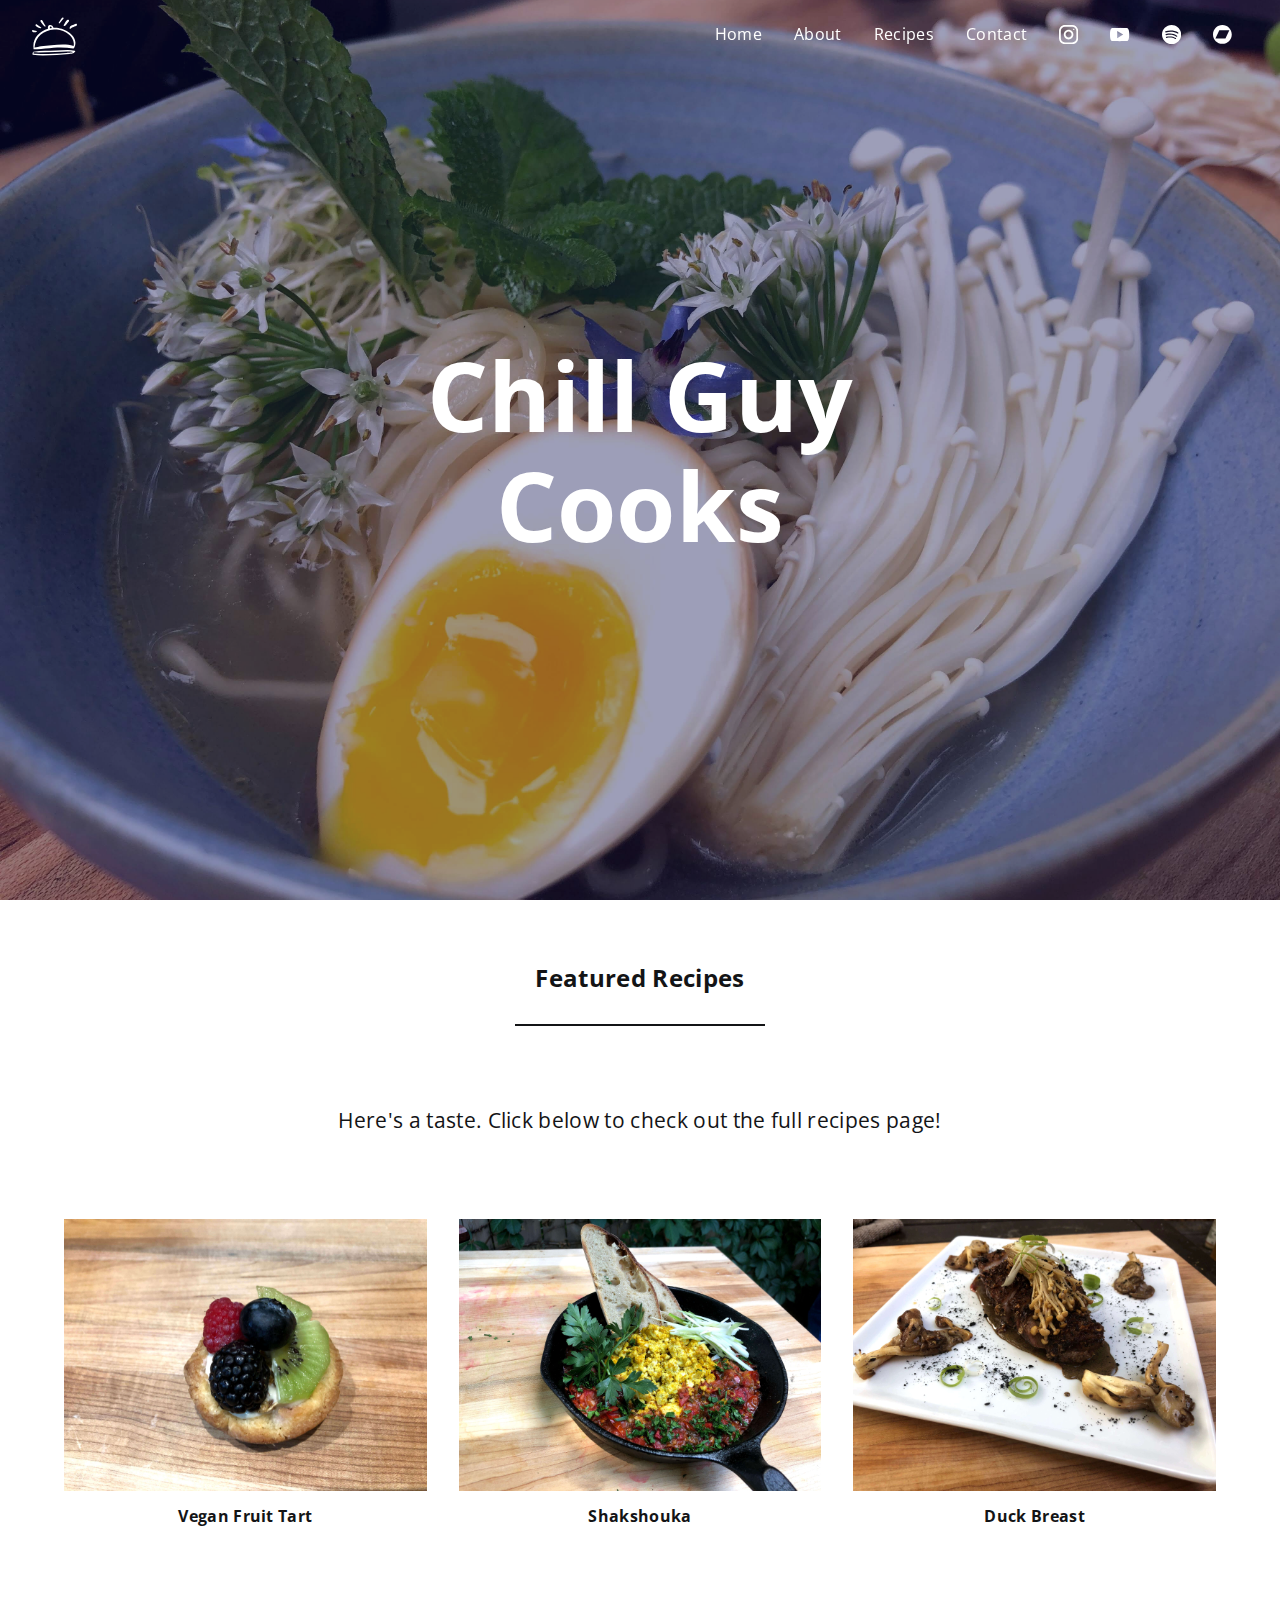
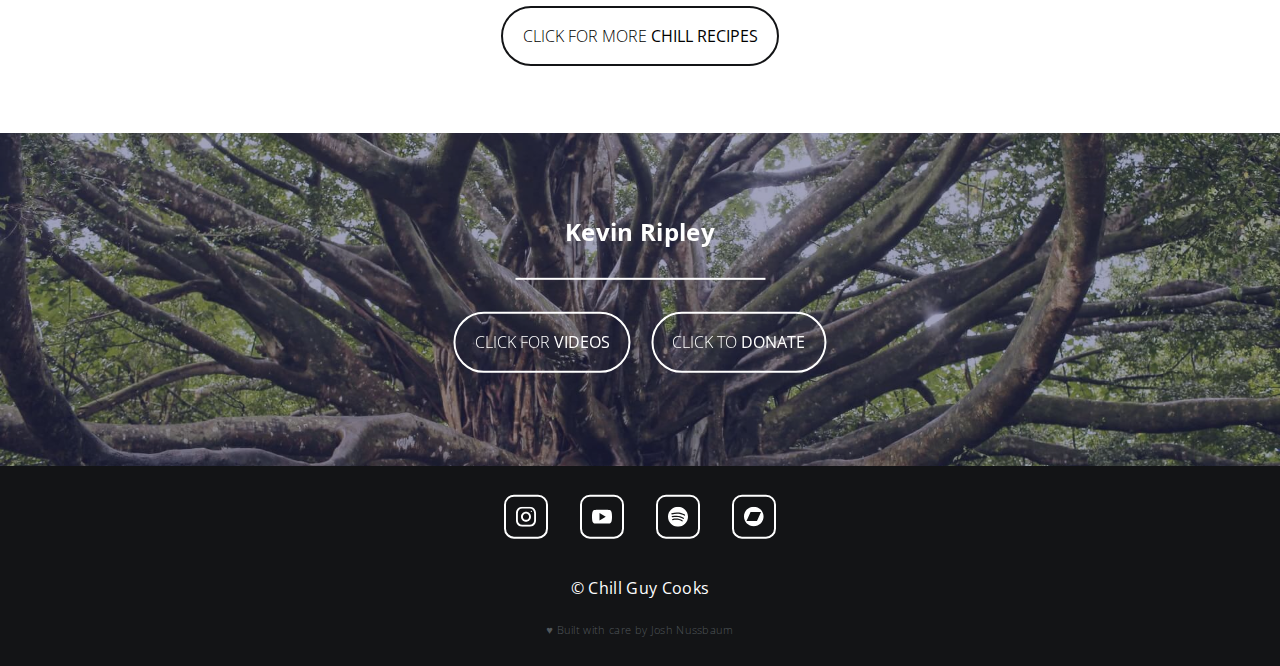
<file: index.html>
<!DOCTYPE html>
<html lang="en">
<head>
	<meta charset="UTF-8">
	<meta name="viewport" content="width=device-width, initial-scale=1.0">
	<meta name="description" content="Kevin Ripley's website for 'Chill Guy Cooks' recipes and videos.  Contact Kevin and keep up to date with his recipes here.">
	<meta property="og:title" content="Chill Guy Cooks" />
	<meta property="og:url" content="https://www.chillguycooks.com" />
	<meta property="og:description" content="Kevin Ripley's website for 'Chill Guy Cooks' recipes and videos.  Contact Kevin and keep up to date with his recipes here." />
	<meta property="og:type" content="website" />
	<meta property="og:image" content="https://www.chillguycooks.com/images/ramen.jpg" />
	<link rel="preconnect" href="https://fonts.gstatic.com">
	<link href="https://fonts.googleapis.com/css2?family=Open+Sans:ital,wght@0,300;0,400;0,600;0,700;0,800;1,300;1,400;1,600;1,700;1,800&display=swap" rel="stylesheet">
	<link rel="stylesheet" href="css/style.css">
	<link rel="icon" href="/icons/site-logo.svg" type="image/svg+xml">
	<title>Chill Guy Cooks</title>
</head>

<body id="main">
	<!-- Hero Section -->
	<header id="hero" class="hero">
		<div class="hero-overlay">
			<h1>Chill Guy Cooks</h1>
			<nav class="nav">
				<a href="/">
					<img alt="site logo" class="nav-logo" src="icons/site-logo.svg">
				</a>
				<svg class="nav-menu" fill="white" viewBox="0 -53 384 384" xmlns="http://www.w3.org/2000/svg">
					<path
						d="M368 154.668H16c-8.832 0-16-7.168-16-16s7.168-16 16-16h352c8.832 0 16 7.168 16 16s-7.168 16-16 16zm0 0M368 32H16C7.168 32 0 24.832 0 16S7.168 0 16 0h352c8.832 0 16 7.168 16 16s-7.168 16-16 16zm0 0M368 277.332H16c-8.832 0-16-7.168-16-16s7.168-16 16-16h352c8.832 0 16 7.168 16 16s-7.168 16-16 16zm0 0" />
				</svg>
				<!-- Mobile Navigation -->
				<ul id="mySidenav" class="sidenav">
					<li><a href="javascript:void(0)" class="closebtn">&times;</a></li>
					<li><a href="/">Home</a></li>
					<li><a href="about.html">About</a></li>
					<li><a href="recipes.html">Recipes</a></li>
					<li><a href="contact.html">Contact</a></li>
					<li>
						<a href="https://instagram.com/chillguycooks?igshid=1sl07c2fi19vb" target="_blank" rel="noopener">
							<svg class="sidenav-icon" xmlns="http://www.w3.org/2000/svg" viewBox="0 0 512 512">
								<path d="M352 0H160C71.648 0 0 71.648 0 160v192c0 88.352 71.648 160 160 160h192c88.352 0 160-71.648 160-160V160C512 71.648 440.352 0 352 0zm112 352c0 61.76-50.24 112-112 112H160c-61.76 0-112-50.24-112-112V160C48 98.24 98.24 48 160 48h192c61.76 0 112 50.24 112 112v192z" /><path d="M256 128c-70.688 0-128 57.312-128 128s57.312 128 128 128 128-57.312 128-128-57.312-128-128-128zm0 208c-44.096 0-80-35.904-80-80 0-44.128 35.904-80 80-80s80 35.872 80 80c0 44.096-35.904 80-80 80z" />
								<circle cx="393.6" cy="118.4" r="17.056" />
							</svg>
						</a>
						<a href="https://www.youtube.com/channel/UCW_sLVhRJ17a6sroIFwISDw" target="_blank" rel="noopener">
							<svg class="sidenav-icon" xmlns="http://www.w3.org/2000/svg" viewBox="0 0 512 512">
								<path d="M490.24 113.92c-13.888-24.704-28.96-29.248-59.648-30.976C399.936 80.864 322.848 80 256.064 80c-66.912 0-144.032.864-174.656 2.912-30.624 1.76-45.728 6.272-59.744 31.008C7.36 138.592 0 181.088 0 255.904v.256c0 74.496 7.36 117.312 21.664 141.728 14.016 24.704 29.088 29.184 59.712 31.264C112.032 430.944 189.152 432 256.064 432c66.784 0 143.872-1.056 174.56-2.816 30.688-2.08 45.76-6.56 59.648-31.264C504.704 373.504 512 330.688 512 256.192v-.16-.096c0-74.848-7.296-117.344-21.76-142.016zM192 352V160l160 96-160 96z" />
							</svg>
						</a>
						<a href="https://open.spotify.com/artist/4qmvVKDbouFWWmOJ4NqvQA?si=TyR3o_YMQfa4VbGGc058vQ" target="_blank" rel="noopener">
							<svg class="sidenav-icon" xmlns="http://www.w3.org/2000/svg" viewBox="0 0 512 512">
								<path d="M256 0C114.848 0 0 114.848 0 256s114.848 256 256 256 256-114.848 256-256S397.152 0 256 0zm117.44 369.536c-3.136 4.448-8.064 6.816-13.088 6.816-3.2 0-6.4-.928-9.184-2.912-60-42.176-159.808-44.512-227.2-28.8-8.544 2.016-17.216-3.36-19.2-11.968-1.984-8.608 3.328-17.216 11.968-19.232 74.08-17.152 184.8-14.016 252.8 33.824 7.232 5.088 8.96 15.04 3.904 22.272zm31.232-62.432a15.975 15.975 0 01-12.992 6.656 15.85 15.85 0 01-9.344-3.008c-69.6-49.952-155.104-62.368-269.216-39.072-8.608 1.696-17.12-3.808-18.88-12.48-1.792-8.64 3.808-17.12 12.448-18.88 123.424-25.184 216.928-11.104 294.304 44.416 7.168 5.184 8.832 15.168 3.68 22.368zm31.552-83.84c-3.104 4.576-8.16 7.008-13.248 7.008-3.104 0-6.24-.896-8.992-2.752-88.224-59.872-222.336-60.16-309.152-29.44-8.32 2.88-17.472-1.44-20.416-9.792-2.944-8.32 1.408-17.472 9.76-20.416C188.608 134.496 334.944 135.2 432 201.024c7.296 4.96 9.152 14.912 4.224 22.24z" />
							</svg>
						</a>
						<a href="https://kevinripley.bandcamp.com/" target="_blank" rel="noopener">
							<svg class="sidenav-icon" xmlns="http://www.w3.org/2000/svg" viewBox="0 0 100 100">
								<path d="M48.875 0C21.882 0 0 21.882 0 48.875S21.882 97.75 48.875 97.75 97.75 75.868 97.75 48.875 75.868 0 48.875 0zm15.96 70.857H12.593l20.32-43.965h52.244L64.835 70.857z" />
							</svg>
						</a>
					</li>
				</ul>
				<!-- Desktop Navigation -->
				<ul id="desktopnav" class="desktopnav">
					<li><a href="/">Home</a></li>
					<li><a href="about.html">About</a></li>
					<li><a href="recipes.html">Recipes</a></li>
					<li><a href="contact.html">Contact</a></li>
					<li>
						<a href="https://instagram.com/chillguycooks?igshid=1sl07c2fi19vb" target="_blank" rel="noopener">
							<svg class="nav-icon" xmlns="http://www.w3.org/2000/svg" viewBox="0 0 512 512">
								<path d="M352 0H160C71.648 0 0 71.648 0 160v192c0 88.352 71.648 160 160 160h192c88.352 0 160-71.648 160-160V160C512 71.648 440.352 0 352 0zm112 352c0 61.76-50.24 112-112 112H160c-61.76 0-112-50.24-112-112V160C48 98.24 98.24 48 160 48h192c61.76 0 112 50.24 112 112v192z" />
								<path d="M256 128c-70.688 0-128 57.312-128 128s57.312 128 128 128 128-57.312 128-128-57.312-128-128-128zm0 208c-44.096 0-80-35.904-80-80 0-44.128 35.904-80 80-80s80 35.872 80 80c0 44.096-35.904 80-80 80z" />
								<circle cx="393.6" cy="118.4" r="17.056" />
							</svg>
						</a>
					</li>
					<li>
						<a href="https://www.youtube.com/channel/UCW_sLVhRJ17a6sroIFwISDw" target="_blank" rel="noopener">
							<svg class="nav-icon" xmlns="http://www.w3.org/2000/svg" viewBox="0 0 512 512">
								<path d="M490.24 113.92c-13.888-24.704-28.96-29.248-59.648-30.976C399.936 80.864 322.848 80 256.064 80c-66.912 0-144.032.864-174.656 2.912-30.624 1.76-45.728 6.272-59.744 31.008C7.36 138.592 0 181.088 0 255.904v.256c0 74.496 7.36 117.312 21.664 141.728 14.016 24.704 29.088 29.184 59.712 31.264C112.032 430.944 189.152 432 256.064 432c66.784 0 143.872-1.056 174.56-2.816 30.688-2.08 45.76-6.56 59.648-31.264C504.704 373.504 512 330.688 512 256.192v-.16-.096c0-74.848-7.296-117.344-21.76-142.016zM192 352V160l160 96-160 96z" />
							</svg>
						</a>
					</li>
					<li>
						<a href="https://open.spotify.com/artist/4qmvVKDbouFWWmOJ4NqvQA?si=TyR3o_YMQfa4VbGGc058vQ" target="_blank" rel="noopener">
							<svg class="nav-icon" xmlns="http://www.w3.org/2000/svg" viewBox="0 0 512 512">
								<path d="M256 0C114.848 0 0 114.848 0 256s114.848 256 256 256 256-114.848 256-256S397.152 0 256 0zm117.44 369.536c-3.136 4.448-8.064 6.816-13.088 6.816-3.2 0-6.4-.928-9.184-2.912-60-42.176-159.808-44.512-227.2-28.8-8.544 2.016-17.216-3.36-19.2-11.968-1.984-8.608 3.328-17.216 11.968-19.232 74.08-17.152 184.8-14.016 252.8 33.824 7.232 5.088 8.96 15.04 3.904 22.272zm31.232-62.432a15.975 15.975 0 01-12.992 6.656 15.85 15.85 0 01-9.344-3.008c-69.6-49.952-155.104-62.368-269.216-39.072-8.608 1.696-17.12-3.808-18.88-12.48-1.792-8.64 3.808-17.12 12.448-18.88 123.424-25.184 216.928-11.104 294.304 44.416 7.168 5.184 8.832 15.168 3.68 22.368zm31.552-83.84c-3.104 4.576-8.16 7.008-13.248 7.008-3.104 0-6.24-.896-8.992-2.752-88.224-59.872-222.336-60.16-309.152-29.44-8.32 2.88-17.472-1.44-20.416-9.792-2.944-8.32 1.408-17.472 9.76-20.416C188.608 134.496 334.944 135.2 432 201.024c7.296 4.96 9.152 14.912 4.224 22.24z" />
							</svg>
						</a>
					</li>
					<li>
						<a href="https://kevinripley.bandcamp.com/" target="_blank" rel="noopener">
							<svg class="nav-icon" xmlns="http://www.w3.org/2000/svg" viewBox="0 0 100 100">
								<path d="M48.875 0C21.882 0 0 21.882 0 48.875S21.882 97.75 48.875 97.75 97.75 75.868 97.75 48.875 75.868 0 48.875 0zm15.96 70.857H12.593l20.32-43.965h52.244L64.835 70.857z" />
							</svg>
						</a>
					</li>
				</ul>
			</nav>
		</div>
	</header>

	<!-- Featured Recipes -->
	<section class="featured">
		<h2 class="featured-title">Featured Recipes</h2>
		<p class="featured-description">Here's a taste. Click below to check out the full recipes page!</p>
		<!-- grid images -->
		<div class="featured-img">
			<div class="featured-img-pic">
				<div class="recipe-container">
					<a href="#">
						<img alt="vegan fruit tart" src="images/vegan-fruit-tartlet.jpg">
					</a>
					<div class="recipe-overlay">
						<div class="recipe-overlay-text">
							<p>Vegan Fruit Tart</p>
						</div>
					</div>
				</div>
				<span class="recipe">Vegan Fruit Tart</span>
			</div>
			<div class="featured-img-pic">
				<div class="recipe-container">
					<a href="#">
						<img alt="shakshouka" src="images/shakshouka.jpg">
					</a>
					<div class="recipe-overlay">
						<div class="recipe-overlay-text">
							<p>Shakshouka</p>
						</div>
					</div>
				</div>
				<span class="recipe">Shakshouka</span>
			</div>
			<div class="featured-img-pic">
				<div class="recipe-container">
					<a href="#">
						<img alt="duck breast" src="images/duck-breast.jpg">
					</a>
					<div class="recipe-overlay">
						<div class="recipe-overlay-text">
							<p>Duck Breast</p>
						</div>
					</div>
				</div>
				<span class="recipe">Duck Breast</span>
			</div>
		</div>
		<!-- Recipe page CTA -->
		<div class="recipe-div">
			<a href="recipes.html">
				<button class="recipe-div-button">Click for More <strong>Chill Recipes</strong></button>
			</a>
		</div>
	</section>

	<br>

	<!-- YouTube + Venmo donation CTAs -->
	<section class="youtube">
		<div class="youtube-overlay">
			<div class="youtube-text">
				<h2>Kevin Ripley</h2>
				<div class="youtube-buttons-div">
					<a href="https://www.youtube.com/channel/UCW_sLVhRJ17a6sroIFwISDw" target="_blank" rel="noopener">
						<button class="youtube-button">Click for <strong>Videos</strong></button>
					</a>
					<a href="https://account.venmo.com/u/Kevin-Ripley" target="_blank" rel="noopener">
						<button class="youtube-button">Click to <strong>Donate</strong></button>
					</a>
				</div>
			</div>
		</div>
	</section>

	<!-- Footer -->
	<footer id="footer" class="footer">
		<div class="footer-info">
			<!-- Social icons -->
			<div class="icons">
				<a href="https://instagram.com/chillguycooks?igshid=1sl07c2fi19vb" target="_blank" rel="noopener">
					<svg class="icons-svg" xmlns="http://www.w3.org/2000/svg" viewBox="0 0 512 512">
						<path d="M352 0H160C71.648 0 0 71.648 0 160v192c0 88.352 71.648 160 160 160h192c88.352 0 160-71.648 160-160V160C512 71.648 440.352 0 352 0zm112 352c0 61.76-50.24 112-112 112H160c-61.76 0-112-50.24-112-112V160C48 98.24 98.24 48 160 48h192c61.76 0 112 50.24 112 112v192z" />
						<path d="M256 128c-70.688 0-128 57.312-128 128s57.312 128 128 128 128-57.312 128-128-57.312-128-128-128zm0 208c-44.096 0-80-35.904-80-80 0-44.128 35.904-80 80-80s80 35.872 80 80c0 44.096-35.904 80-80 80z" />
						<circle cx="393.6" cy="118.4" r="17.056" />
					</svg>
				</a>
				<a href="https://www.youtube.com/channel/UCW_sLVhRJ17a6sroIFwISDw" target="_blank" rel="noopener">
					<svg class="icons-svg" xmlns="http://www.w3.org/2000/svg" viewBox="0 0 512 512">
						<path d="M490.24 113.92c-13.888-24.704-28.96-29.248-59.648-30.976C399.936 80.864 322.848 80 256.064 80c-66.912 0-144.032.864-174.656 2.912-30.624 1.76-45.728 6.272-59.744 31.008C7.36 138.592 0 181.088 0 255.904v.256c0 74.496 7.36 117.312 21.664 141.728 14.016 24.704 29.088 29.184 59.712 31.264C112.032 430.944 189.152 432 256.064 432c66.784 0 143.872-1.056 174.56-2.816 30.688-2.08 45.76-6.56 59.648-31.264C504.704 373.504 512 330.688 512 256.192v-.16-.096c0-74.848-7.296-117.344-21.76-142.016zM192 352V160l160 96-160 96z" />
					</svg>
				</a>
				<a href="https://open.spotify.com/artist/4qmvVKDbouFWWmOJ4NqvQA?si=TyR3o_YMQfa4VbGGc058vQ" target="_blank" rel="noopener">
					<svg class="icons-svg" xmlns="http://www.w3.org/2000/svg" viewBox="0 0 512 512">
						<path d="M256 0C114.848 0 0 114.848 0 256s114.848 256 256 256 256-114.848 256-256S397.152 0 256 0zm117.44 369.536c-3.136 4.448-8.064 6.816-13.088 6.816-3.2 0-6.4-.928-9.184-2.912-60-42.176-159.808-44.512-227.2-28.8-8.544 2.016-17.216-3.36-19.2-11.968-1.984-8.608 3.328-17.216 11.968-19.232 74.08-17.152 184.8-14.016 252.8 33.824 7.232 5.088 8.96 15.04 3.904 22.272zm31.232-62.432a15.975 15.975 0 01-12.992 6.656 15.85 15.85 0 01-9.344-3.008c-69.6-49.952-155.104-62.368-269.216-39.072-8.608 1.696-17.12-3.808-18.88-12.48-1.792-8.64 3.808-17.12 12.448-18.88 123.424-25.184 216.928-11.104 294.304 44.416 7.168 5.184 8.832 15.168 3.68 22.368zm31.552-83.84c-3.104 4.576-8.16 7.008-13.248 7.008-3.104 0-6.24-.896-8.992-2.752-88.224-59.872-222.336-60.16-309.152-29.44-8.32 2.88-17.472-1.44-20.416-9.792-2.944-8.32 1.408-17.472 9.76-20.416C188.608 134.496 334.944 135.2 432 201.024c7.296 4.96 9.152 14.912 4.224 22.24z" />
					</svg>
				</a>
				<a href="https://kevinripley.bandcamp.com/" target="_blank" rel="noopener">
					<svg class="icons-svg" xmlns="http://www.w3.org/2000/svg" viewBox="0 0 100 100">
						<path d="M48.875 0C21.882 0 0 21.882 0 48.875S21.882 97.75 48.875 97.75 97.75 75.868 97.75 48.875 75.868 0 48.875 0zm15.96 70.857H12.593l20.32-43.965h52.244L64.835 70.857z" />
					</svg>
				</a>
			</div>
			<p>&#169; Chill Guy Cooks</p>
			<span>&hearts; Built with care by <a href="https://joshnussbaum.io/" target="_blank" rel="noopener">Josh Nussbaum</a></span>
		</div>
	</footer>
	<script src="js/main.js"></script>
</body>
</html>
</file>
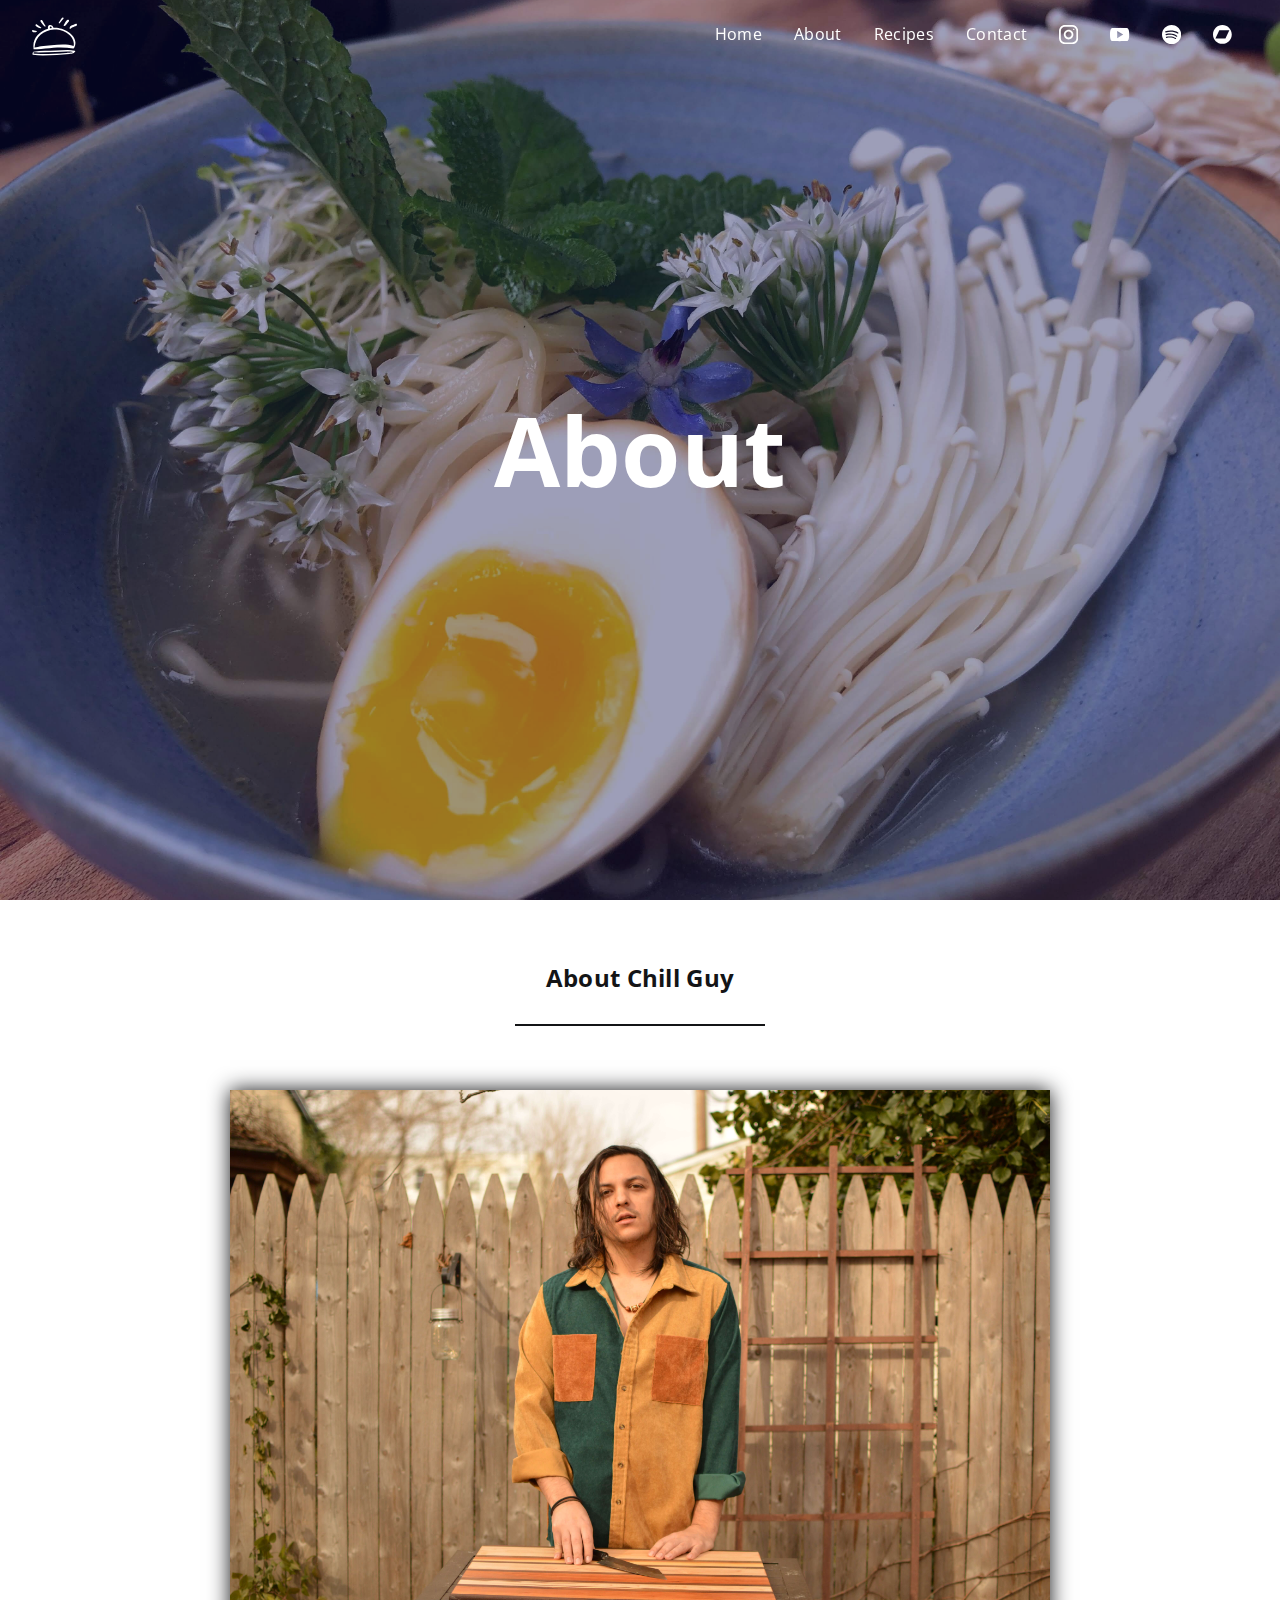
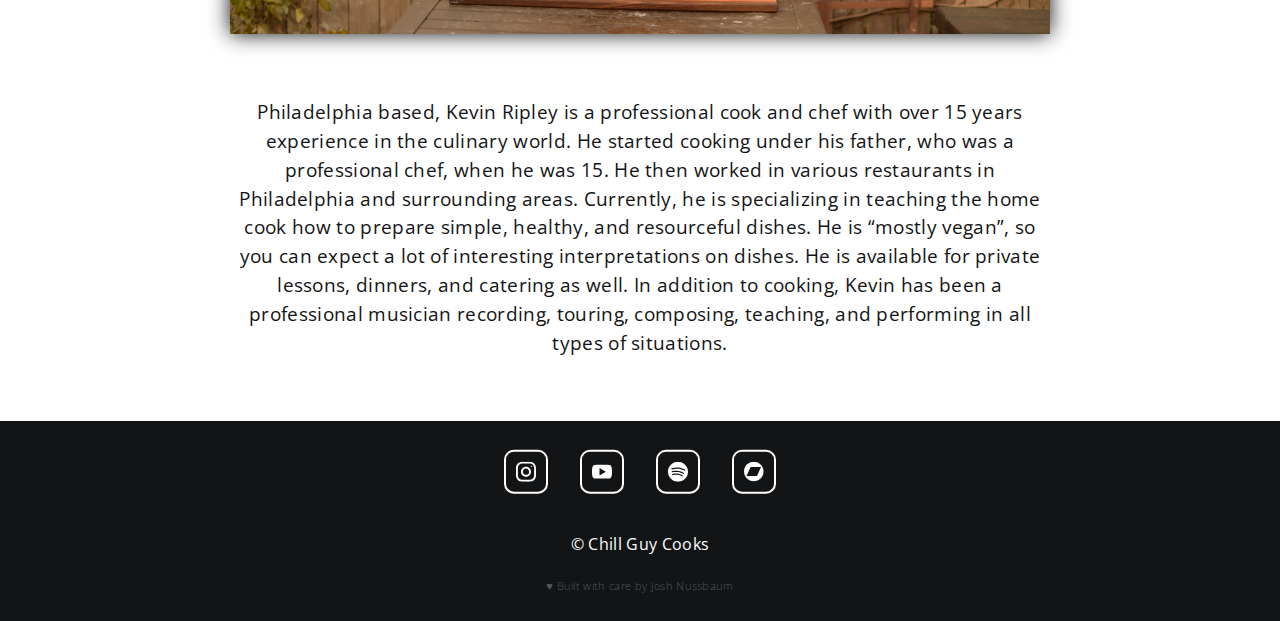
<file: about.html>
<!DOCTYPE html>
<html lang="en">
  <head>
    <meta charset="UTF-8" />
    <meta name="viewport" content="width=device-width, initial-scale=1.0" />
    <meta name="description" content="Kevin Ripley's biography. Kevin's bio includes information on his cooking and music history." />
    <meta property="og:title" content="Chill Guy Cooks | About" />
    <meta property="og:url" content="https://www.chillguycooks.com/about.html" />
    <meta property="og:description" content="Kevin Ripley's biography. Kevin's bio includes information on his cooking and music history." />
    <meta property="og:type" content="website" />
    <meta property="og:image" content="https://www.chillguycooks.com/images/aboutme-pic.jpg" />
    <link rel="preconnect" href="https://fonts.gstatic.com" />
    <link href="https://fonts.googleapis.com/css2?family=Open+Sans:ital,wght@0,300;0,400;0,600;0,700;0,800;1,300;1,400;1,600;1,700;1,800&display=swap" rel="stylesheet" />
    <link rel="stylesheet" href="/css/style.css" />
    <link rel="icon" href="/icons/site-logo.svg" type="image/svg+xml">
    <title>Chill Guy Cooks | About</title>
  </head>
  <body id="main">
    <!-- Hero section -->
    <header id="hero" class="hero">
      <div class="hero-overlay">
        <h1>About</h1>
        <nav class="nav">
          <a href="/">
            <img alt="site logo" class="nav-logo" src="/icons/site-logo.svg" />
          </a>
          <svg class="nav-menu" fill="white" viewBox="0 -53 384 384" xmlns="http://www.w3.org/2000/svg">
            <path d="M368 154.668H16c-8.832 0-16-7.168-16-16s7.168-16 16-16h352c8.832 0 16 7.168 16 16s-7.168 16-16 16zm0 0M368 32H16C7.168 32 0 24.832 0 16S7.168 0 16 0h352c8.832 0 16 7.168 16 16s-7.168 16-16 16zm0 0M368 277.332H16c-8.832 0-16-7.168-16-16s7.168-16 16-16h352c8.832 0 16 7.168 16 16s-7.168 16-16 16zm0 0" />
          </svg>
          <!-- Mobile Navigation -->
          <ul id="mySidenav" class="sidenav">
            <li><a href="javascript:void(0)" class="closebtn">&times;</a></li>
            <li><a href="/">Home</a></li>
            <li><a href="about.html">About</a></li>
            <li><a href="recipes.html">Recipes</a></li>
            <li><a href="contact.html">Contact</a></li>
            <li>
              <a href="https://instagram.com/chillguycooks?igshid=1sl07c2fi19vb" target="_blank" rel="noopener">
                <svg class="sidenav-icon" xmlns="http://www.w3.org/2000/svg" viewBox="0 0 512 512">
                  <path d="M352 0H160C71.648 0 0 71.648 0 160v192c0 88.352 71.648 160 160 160h192c88.352 0 160-71.648 160-160V160C512 71.648 440.352 0 352 0zm112 352c0 61.76-50.24 112-112 112H160c-61.76 0-112-50.24-112-112V160C48 98.24 98.24 48 160 48h192c61.76 0 112 50.24 112 112v192z" />
                  <path d="M256 128c-70.688 0-128 57.312-128 128s57.312 128 128 128 128-57.312 128-128-57.312-128-128-128zm0 208c-44.096 0-80-35.904-80-80 0-44.128 35.904-80 80-80s80 35.872 80 80c0 44.096-35.904 80-80 80z" />
                  <circle cx="393.6" cy="118.4" r="17.056" />
                </svg>
              </a>
              <a href="https://www.youtube.com/channel/UCW_sLVhRJ17a6sroIFwISDw" target="_blank" rel="noopener">
                <svg class="sidenav-icon" xmlns="http://www.w3.org/2000/svg" viewBox="0 0 512 512">
                  <path d="M490.24 113.92c-13.888-24.704-28.96-29.248-59.648-30.976C399.936 80.864 322.848 80 256.064 80c-66.912 0-144.032.864-174.656 2.912-30.624 1.76-45.728 6.272-59.744 31.008C7.36 138.592 0 181.088 0 255.904v.256c0 74.496 7.36 117.312 21.664 141.728 14.016 24.704 29.088 29.184 59.712 31.264C112.032 430.944 189.152 432 256.064 432c66.784 0 143.872-1.056 174.56-2.816 30.688-2.08 45.76-6.56 59.648-31.264C504.704 373.504 512 330.688 512 256.192v-.16-.096c0-74.848-7.296-117.344-21.76-142.016zM192 352V160l160 96-160 96z" />
                </svg>
              </a>
              <a href="https://open.spotify.com/artist/4qmvVKDbouFWWmOJ4NqvQA?si=TyR3o_YMQfa4VbGGc058vQ" target="_blank" rel="noopener">
                <svg class="sidenav-icon" xmlns="http://www.w3.org/2000/svg" viewBox="0 0 512 512">
                  <path d="M256 0C114.848 0 0 114.848 0 256s114.848 256 256 256 256-114.848 256-256S397.152 0 256 0zm117.44 369.536c-3.136 4.448-8.064 6.816-13.088 6.816-3.2 0-6.4-.928-9.184-2.912-60-42.176-159.808-44.512-227.2-28.8-8.544 2.016-17.216-3.36-19.2-11.968-1.984-8.608 3.328-17.216 11.968-19.232 74.08-17.152 184.8-14.016 252.8 33.824 7.232 5.088 8.96 15.04 3.904 22.272zm31.232-62.432a15.975 15.975 0 01-12.992 6.656 15.85 15.85 0 01-9.344-3.008c-69.6-49.952-155.104-62.368-269.216-39.072-8.608 1.696-17.12-3.808-18.88-12.48-1.792-8.64 3.808-17.12 12.448-18.88 123.424-25.184 216.928-11.104 294.304 44.416 7.168 5.184 8.832 15.168 3.68 22.368zm31.552-83.84c-3.104 4.576-8.16 7.008-13.248 7.008-3.104 0-6.24-.896-8.992-2.752-88.224-59.872-222.336-60.16-309.152-29.44-8.32 2.88-17.472-1.44-20.416-9.792-2.944-8.32 1.408-17.472 9.76-20.416C188.608 134.496 334.944 135.2 432 201.024c7.296 4.96 9.152 14.912 4.224 22.24z"/>
                </svg>
              </a>
              <a href="https://kevinripley.bandcamp.com/" target="_blank" rel="noopener">
                <svg class="sidenav-icon" xmlns="http://www.w3.org/2000/svg" viewBox="0 0 100 100">
                  <path d="M48.875 0C21.882 0 0 21.882 0 48.875S21.882 97.75 48.875 97.75 97.75 75.868 97.75 48.875 75.868 0 48.875 0zm15.96 70.857H12.593l20.32-43.965h52.244L64.835 70.857z"/>
                </svg>
              </a>
            </li>
          </ul>
          <!-- Desktop Navigation -->
          <ul id="desktopnav" class="desktopnav">
            <li><a href="/">Home</a></li>
            <li><a href="about.html">About</a></li>
            <li><a href="recipes.html">Recipes</a></li>
            <li><a href="contact.html">Contact</a></li>
            <li>
              <a href="https://instagram.com/chillguycooks?igshid=1sl07c2fi19vb" target="_blank" rel="noopener">
                <svg class="nav-icon" xmlns="http://www.w3.org/2000/svg" viewBox="0 0 512 512">
                  <path d="M352 0H160C71.648 0 0 71.648 0 160v192c0 88.352 71.648 160 160 160h192c88.352 0 160-71.648 160-160V160C512 71.648 440.352 0 352 0zm112 352c0 61.76-50.24 112-112 112H160c-61.76 0-112-50.24-112-112V160C48 98.24 98.24 48 160 48h192c61.76 0 112 50.24 112 112v192z" />
                  <path d="M256 128c-70.688 0-128 57.312-128 128s57.312 128 128 128 128-57.312 128-128-57.312-128-128-128zm0 208c-44.096 0-80-35.904-80-80 0-44.128 35.904-80 80-80s80 35.872 80 80c0 44.096-35.904 80-80 80z" />
                  <circle cx="393.6" cy="118.4" r="17.056" />
                </svg>
              </a>
            </li>
            <li>
              <a href="https://www.youtube.com/channel/UCW_sLVhRJ17a6sroIFwISDw" target="_blank" rel="noopener">
                <svg class="nav-icon" xmlns="http://www.w3.org/2000/svg" viewBox="0 0 512 512">
                  <path d="M490.24 113.92c-13.888-24.704-28.96-29.248-59.648-30.976C399.936 80.864 322.848 80 256.064 80c-66.912 0-144.032.864-174.656 2.912-30.624 1.76-45.728 6.272-59.744 31.008C7.36 138.592 0 181.088 0 255.904v.256c0 74.496 7.36 117.312 21.664 141.728 14.016 24.704 29.088 29.184 59.712 31.264C112.032 430.944 189.152 432 256.064 432c66.784 0 143.872-1.056 174.56-2.816 30.688-2.08 45.76-6.56 59.648-31.264C504.704 373.504 512 330.688 512 256.192v-.16-.096c0-74.848-7.296-117.344-21.76-142.016zM192 352V160l160 96-160 96z" />
                </svg>
              </a>
            </li>
            <li>
              <a href="https://open.spotify.com/artist/4qmvVKDbouFWWmOJ4NqvQA?si=TyR3o_YMQfa4VbGGc058vQ" target="_blank" rel="noopener">
                <svg class="nav-icon" xmlns="http://www.w3.org/2000/svg" viewBox="0 0 512 512">
                  <path d="M256 0C114.848 0 0 114.848 0 256s114.848 256 256 256 256-114.848 256-256S397.152 0 256 0zm117.44 369.536c-3.136 4.448-8.064 6.816-13.088 6.816-3.2 0-6.4-.928-9.184-2.912-60-42.176-159.808-44.512-227.2-28.8-8.544 2.016-17.216-3.36-19.2-11.968-1.984-8.608 3.328-17.216 11.968-19.232 74.08-17.152 184.8-14.016 252.8 33.824 7.232 5.088 8.96 15.04 3.904 22.272zm31.232-62.432a15.975 15.975 0 01-12.992 6.656 15.85 15.85 0 01-9.344-3.008c-69.6-49.952-155.104-62.368-269.216-39.072-8.608 1.696-17.12-3.808-18.88-12.48-1.792-8.64 3.808-17.12 12.448-18.88 123.424-25.184 216.928-11.104 294.304 44.416 7.168 5.184 8.832 15.168 3.68 22.368zm31.552-83.84c-3.104 4.576-8.16 7.008-13.248 7.008-3.104 0-6.24-.896-8.992-2.752-88.224-59.872-222.336-60.16-309.152-29.44-8.32 2.88-17.472-1.44-20.416-9.792-2.944-8.32 1.408-17.472 9.76-20.416C188.608 134.496 334.944 135.2 432 201.024c7.296 4.96 9.152 14.912 4.224 22.24z" />
                </svg>
              </a>
            </li>
            <li>
              <a href="https://kevinripley.bandcamp.com/" target="_blank" rel="noopener">
                <svg class="nav-icon" xmlns="http://www.w3.org/2000/svg" viewBox="0 0 100 100">
                  <path d="M48.875 0C21.882 0 0 21.882 0 48.875S21.882 97.75 48.875 97.75 97.75 75.868 97.75 48.875 75.868 0 48.875 0zm15.96 70.857H12.593l20.32-43.965h52.244L64.835 70.857z" />
                </svg>
              </a>
            </li>
          </ul>
        </nav>
      </div>
    </header>

    <!-- About section -->
    <section class="about">
      <h2 class="featured-title">About Chill Guy</h2>
      <img class="about-image" src="/images/aboutme-pic.jpg" alt="Green painting of Josh Nussbaum" />
      <p class="about-description">Philadelphia based, Kevin Ripley is a professional cook and chef with over 15 years experience in the culinary world. He started cooking under his father, who was a professional chef, when he was 15. He then worked in various restaurants in Philadelphia and surrounding areas. Currently, he is specializing in teaching the home cook how to prepare simple, healthy, and resourceful dishes. He is “mostly vegan”, so you can expect a lot of interesting interpretations on dishes. He is available for private lessons, dinners, and catering as well. In addition to cooking, Kevin has been a professional musician recording, touring, composing, teaching, and performing in all types of situations.</p>
    </section>

    <!-- Footer -->
    <footer id="footer" class="footer">
      <div class="footer-info">
        <!-- social icons -->
        <div class="icons">
          <a href="https://instagram.com/chillguycooks?igshid=1sl07c2fi19vb" target="_blank" rel="noopener">
            <svg class="icons-svg" xmlns="http://www.w3.org/2000/svg" viewBox="0 0 512 512">
              <path d="M352 0H160C71.648 0 0 71.648 0 160v192c0 88.352 71.648 160 160 160h192c88.352 0 160-71.648 160-160V160C512 71.648 440.352 0 352 0zm112 352c0 61.76-50.24 112-112 112H160c-61.76 0-112-50.24-112-112V160C48 98.24 98.24 48 160 48h192c61.76 0 112 50.24 112 112v192z" />
              <path d="M256 128c-70.688 0-128 57.312-128 128s57.312 128 128 128 128-57.312 128-128-57.312-128-128-128zm0 208c-44.096 0-80-35.904-80-80 0-44.128 35.904-80 80-80s80 35.872 80 80c0 44.096-35.904 80-80 80z" />
              <circle cx="393.6" cy="118.4" r="17.056" />
            </svg>
          </a>
          <a href="https://www.youtube.com/channel/UCW_sLVhRJ17a6sroIFwISDw" target="_blank" rel="noopener">
            <svg class="icons-svg" xmlns="http://www.w3.org/2000/svg" viewBox="0 0 512 512">
              <path d="M490.24 113.92c-13.888-24.704-28.96-29.248-59.648-30.976C399.936 80.864 322.848 80 256.064 80c-66.912 0-144.032.864-174.656 2.912-30.624 1.76-45.728 6.272-59.744 31.008C7.36 138.592 0 181.088 0 255.904v.256c0 74.496 7.36 117.312 21.664 141.728 14.016 24.704 29.088 29.184 59.712 31.264C112.032 430.944 189.152 432 256.064 432c66.784 0 143.872-1.056 174.56-2.816 30.688-2.08 45.76-6.56 59.648-31.264C504.704 373.504 512 330.688 512 256.192v-.16-.096c0-74.848-7.296-117.344-21.76-142.016zM192 352V160l160 96-160 96z" />
            </svg>
          </a>
          <a href="https://open.spotify.com/artist/4qmvVKDbouFWWmOJ4NqvQA?si=TyR3o_YMQfa4VbGGc058vQ" target="_blank" rel="noopener">
            <svg class="icons-svg" xmlns="http://www.w3.org/2000/svg" viewBox="0 0 512 512">
              <path d="M256 0C114.848 0 0 114.848 0 256s114.848 256 256 256 256-114.848 256-256S397.152 0 256 0zm117.44 369.536c-3.136 4.448-8.064 6.816-13.088 6.816-3.2 0-6.4-.928-9.184-2.912-60-42.176-159.808-44.512-227.2-28.8-8.544 2.016-17.216-3.36-19.2-11.968-1.984-8.608 3.328-17.216 11.968-19.232 74.08-17.152 184.8-14.016 252.8 33.824 7.232 5.088 8.96 15.04 3.904 22.272zm31.232-62.432a15.975 15.975 0 01-12.992 6.656 15.85 15.85 0 01-9.344-3.008c-69.6-49.952-155.104-62.368-269.216-39.072-8.608 1.696-17.12-3.808-18.88-12.48-1.792-8.64 3.808-17.12 12.448-18.88 123.424-25.184 216.928-11.104 294.304 44.416 7.168 5.184 8.832 15.168 3.68 22.368zm31.552-83.84c-3.104 4.576-8.16 7.008-13.248 7.008-3.104 0-6.24-.896-8.992-2.752-88.224-59.872-222.336-60.16-309.152-29.44-8.32 2.88-17.472-1.44-20.416-9.792-2.944-8.32 1.408-17.472 9.76-20.416C188.608 134.496 334.944 135.2 432 201.024c7.296 4.96 9.152 14.912 4.224 22.24z" />
            </svg>
          </a>
          <a href="https://kevinripley.bandcamp.com/" target="_blank" rel="noopener">
            <svg class="icons-svg" xmlns="http://www.w3.org/2000/svg" viewBox="0 0 100 100">
              <path d="M48.875 0C21.882 0 0 21.882 0 48.875S21.882 97.75 48.875 97.75 97.75 75.868 97.75 48.875 75.868 0 48.875 0zm15.96 70.857H12.593l20.32-43.965h52.244L64.835 70.857z" />
            </svg>
          </a>
        </div>
        <p>&#169; Chill Guy Cooks</p>
        <span>&hearts; Built with care by <a href="https://joshnussbaum.io/" target="_blank" rel="noopener">Josh Nussbaum</a></span>
      </div>
    </footer>
    <script src="/js/main.js"></script>
  </body>
</html>
</file>
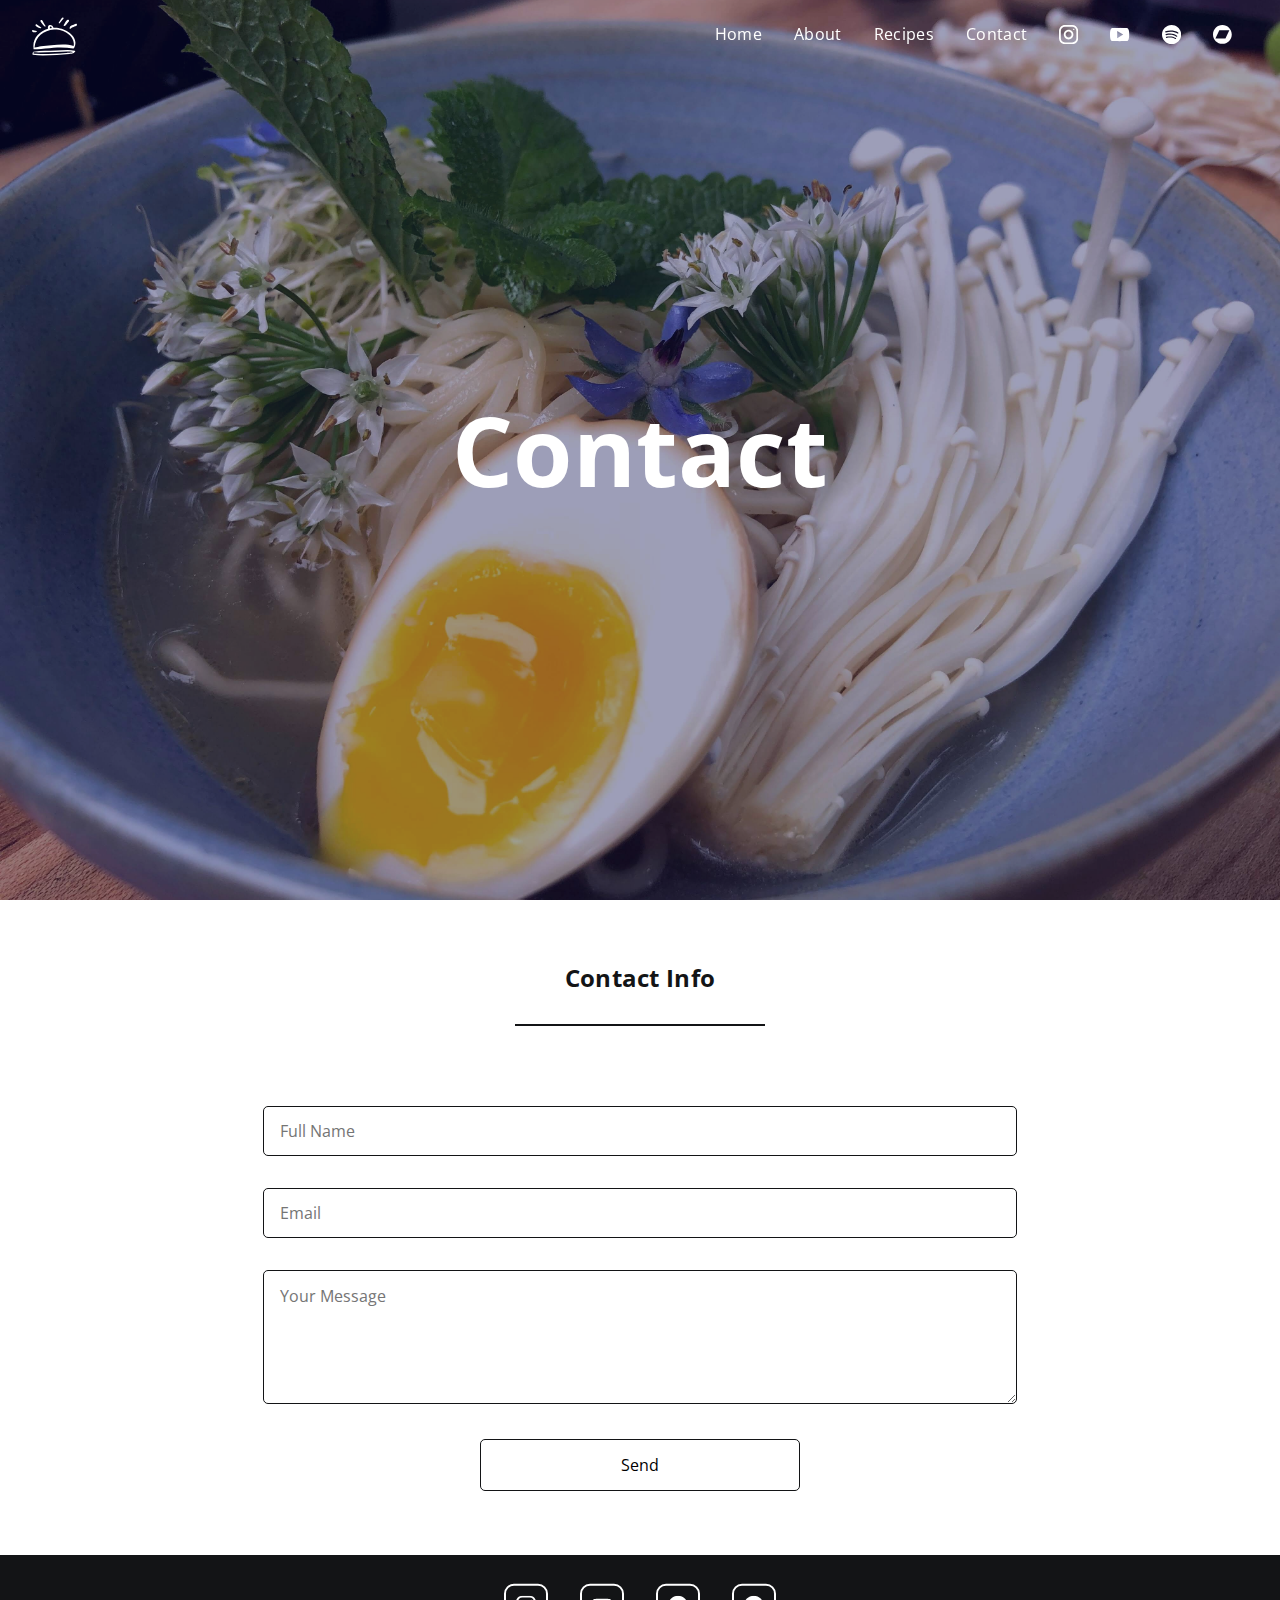
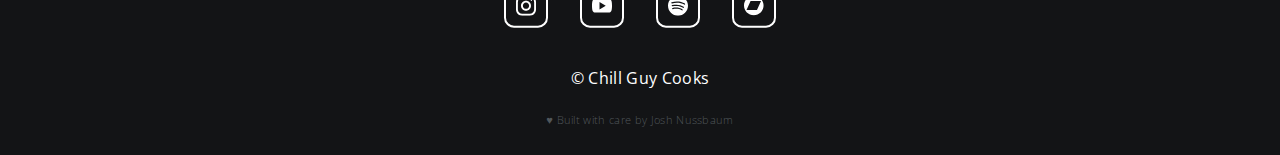
<file: contact.html>
<!DOCTYPE html>
<html lang="en">
  <head>
    <meta charset="UTF-8" />
    <meta name="viewport" content="width=device-width, initial-scale=1.0" />
    <meta name="description" content="Contact Chill Guy on this page for any questions, feedback or concerns." />
    <meta property="og:title" content="Chill Guy Cooks | Contact" />
    <meta property="og:url" content="https://www.chillguycooks.com/contact.html" />
    <meta property="og:description" content="Contact Chill Guy on this page for any questions, feedback or concerns." />
    <meta property="og:type" content="website" />
    <meta property="og:image" content="https://www.chillguycooks.com/images/tree.jpg" />
    <link rel="preconnect" href="https://fonts.gstatic.com" />
    <link href="https://fonts.googleapis.com/css2?family=Open+Sans:ital,wght@0,300;0,400;0,600;0,700;0,800;1,300;1,400;1,600;1,700;1,800&display=swap" rel="stylesheet" />
    <link rel="stylesheet" href="/css/style.css" />
    <link rel="icon" href="/icons/site-logo.svg" type="image/svg+xml">
    <title>Chill Guy Cooks | Contact</title>
  </head>
  <body id="main">
    <!-- Hero section -->
    <header id="hero" class="hero">
      <div class="hero-overlay">
        <h1>Contact</h1>
        <nav class="nav">
          <a href="/index.html">
            <img alt="site logo" class="nav-logo" src="/icons/site-logo.svg" />
          </a>
          <svg class="nav-menu" fill="white" viewBox="0 -53 384 384" xmlns="http://www.w3.org/2000/svg">
            <path d="M368 154.668H16c-8.832 0-16-7.168-16-16s7.168-16 16-16h352c8.832 0 16 7.168 16 16s-7.168 16-16 16zm0 0M368 32H16C7.168 32 0 24.832 0 16S7.168 0 16 0h352c8.832 0 16 7.168 16 16s-7.168 16-16 16zm0 0M368 277.332H16c-8.832 0-16-7.168-16-16s7.168-16 16-16h352c8.832 0 16 7.168 16 16s-7.168 16-16 16zm0 0" />
          </svg>
          <!-- Mobile navigation -->
          <ul id="mySidenav" class="sidenav">
            <li><a href="javascript:void(0)" class="closebtn">&times;</a></li>
            <li><a href="/">Home</a></li>
            <li><a href="about.html">About</a></li>
            <li><a href="recipes.html">Recipes</a></li>
            <li><a href="contact.html">Contact</a></li>
            <li>
              <a href="https://instagram.com/chillguycooks?igshid=1sl07c2fi19vb" target="_blank" rel="noopener">
                <svg class="sidenav-icon" xmlns="http://www.w3.org/2000/svg" viewBox="0 0 512 512">
                  <path d="M352 0H160C71.648 0 0 71.648 0 160v192c0 88.352 71.648 160 160 160h192c88.352 0 160-71.648 160-160V160C512 71.648 440.352 0 352 0zm112 352c0 61.76-50.24 112-112 112H160c-61.76 0-112-50.24-112-112V160C48 98.24 98.24 48 160 48h192c61.76 0 112 50.24 112 112v192z" />
                  <path d="M256 128c-70.688 0-128 57.312-128 128s57.312 128 128 128 128-57.312 128-128-57.312-128-128-128zm0 208c-44.096 0-80-35.904-80-80 0-44.128 35.904-80 80-80s80 35.872 80 80c0 44.096-35.904 80-80 80z" />
                  <circle cx="393.6" cy="118.4" r="17.056" />
                </svg>
              </a>
              <a href="https://www.youtube.com/channel/UCW_sLVhRJ17a6sroIFwISDw" target="_blank" rel="noopener">
                <svg class="sidenav-icon" xmlns="http://www.w3.org/2000/svg" viewBox="0 0 512 512">
                  <path d="M490.24 113.92c-13.888-24.704-28.96-29.248-59.648-30.976C399.936 80.864 322.848 80 256.064 80c-66.912 0-144.032.864-174.656 2.912-30.624 1.76-45.728 6.272-59.744 31.008C7.36 138.592 0 181.088 0 255.904v.256c0 74.496 7.36 117.312 21.664 141.728 14.016 24.704 29.088 29.184 59.712 31.264C112.032 430.944 189.152 432 256.064 432c66.784 0 143.872-1.056 174.56-2.816 30.688-2.08 45.76-6.56 59.648-31.264C504.704 373.504 512 330.688 512 256.192v-.16-.096c0-74.848-7.296-117.344-21.76-142.016zM192 352V160l160 96-160 96z" />
                </svg>
              </a>
              <a href="https://open.spotify.com/artist/4qmvVKDbouFWWmOJ4NqvQA?si=TyR3o_YMQfa4VbGGc058vQ" target="_blank" rel="noopener">
                <svg class="sidenav-icon" xmlns="http://www.w3.org/2000/svg" viewBox="0 0 512 512">
                  <path d="M256 0C114.848 0 0 114.848 0 256s114.848 256 256 256 256-114.848 256-256S397.152 0 256 0zm117.44 369.536c-3.136 4.448-8.064 6.816-13.088 6.816-3.2 0-6.4-.928-9.184-2.912-60-42.176-159.808-44.512-227.2-28.8-8.544 2.016-17.216-3.36-19.2-11.968-1.984-8.608 3.328-17.216 11.968-19.232 74.08-17.152 184.8-14.016 252.8 33.824 7.232 5.088 8.96 15.04 3.904 22.272zm31.232-62.432a15.975 15.975 0 01-12.992 6.656 15.85 15.85 0 01-9.344-3.008c-69.6-49.952-155.104-62.368-269.216-39.072-8.608 1.696-17.12-3.808-18.88-12.48-1.792-8.64 3.808-17.12 12.448-18.88 123.424-25.184 216.928-11.104 294.304 44.416 7.168 5.184 8.832 15.168 3.68 22.368zm31.552-83.84c-3.104 4.576-8.16 7.008-13.248 7.008-3.104 0-6.24-.896-8.992-2.752-88.224-59.872-222.336-60.16-309.152-29.44-8.32 2.88-17.472-1.44-20.416-9.792-2.944-8.32 1.408-17.472 9.76-20.416C188.608 134.496 334.944 135.2 432 201.024c7.296 4.96 9.152 14.912 4.224 22.24z" />
                </svg>
              </a>
              <a href="https://kevinripley.bandcamp.com/" target="_blank" rel="noopener">
                <svg class="sidenav-icon" xmlns="http://www.w3.org/2000/svg" viewBox="0 0 100 100">
                  <path d="M48.875 0C21.882 0 0 21.882 0 48.875S21.882 97.75 48.875 97.75 97.75 75.868 97.75 48.875 75.868 0 48.875 0zm15.96 70.857H12.593l20.32-43.965h52.244L64.835 70.857z" />
                </svg>
              </a>
            </li>
          </ul>
          <!-- Desktop navigation -->
          <ul id="desktopnav" class="desktopnav">
            <li><a href="/">Home</a></li>
            <li><a href="about.html">About</a></li>
            <li><a href="recipes.html">Recipes</a></li>
            <li><a href="contact.html">Contact</a></li>
            <li>
              <a href="https://instagram.com/chillguycooks?igshid=1sl07c2fi19vb" target="_blank" rel="noopener">
                <svg class="nav-icon" xmlns="http://www.w3.org/2000/svg" viewBox="0 0 512 512">
                  <path d="M352 0H160C71.648 0 0 71.648 0 160v192c0 88.352 71.648 160 160 160h192c88.352 0 160-71.648 160-160V160C512 71.648 440.352 0 352 0zm112 352c0 61.76-50.24 112-112 112H160c-61.76 0-112-50.24-112-112V160C48 98.24 98.24 48 160 48h192c61.76 0 112 50.24 112 112v192z" />
                  <path d="M256 128c-70.688 0-128 57.312-128 128s57.312 128 128 128 128-57.312 128-128-57.312-128-128-128zm0 208c-44.096 0-80-35.904-80-80 0-44.128 35.904-80 80-80s80 35.872 80 80c0 44.096-35.904 80-80 80z" />
                  <circle cx="393.6" cy="118.4" r="17.056" />
                </svg>
              </a>
            </li>
            <li>
              <a href="https://www.youtube.com/channel/UCW_sLVhRJ17a6sroIFwISDw" target="_blank" rel="noopener">
                <svg class="nav-icon" xmlns="http://www.w3.org/2000/svg" viewBox="0 0 512 512">
                  <path d="M490.24 113.92c-13.888-24.704-28.96-29.248-59.648-30.976C399.936 80.864 322.848 80 256.064 80c-66.912 0-144.032.864-174.656 2.912-30.624 1.76-45.728 6.272-59.744 31.008C7.36 138.592 0 181.088 0 255.904v.256c0 74.496 7.36 117.312 21.664 141.728 14.016 24.704 29.088 29.184 59.712 31.264C112.032 430.944 189.152 432 256.064 432c66.784 0 143.872-1.056 174.56-2.816 30.688-2.08 45.76-6.56 59.648-31.264C504.704 373.504 512 330.688 512 256.192v-.16-.096c0-74.848-7.296-117.344-21.76-142.016zM192 352V160l160 96-160 96z" />
                </svg>
              </a>
            </li>
            <li>
              <a href="https://open.spotify.com/artist/4qmvVKDbouFWWmOJ4NqvQA?si=TyR3o_YMQfa4VbGGc058vQ" target="_blank" rel="noopener">
                <svg class="nav-icon" xmlns="http://www.w3.org/2000/svg" viewBox="0 0 512 512">
                  <path d="M256 0C114.848 0 0 114.848 0 256s114.848 256 256 256 256-114.848 256-256S397.152 0 256 0zm117.44 369.536c-3.136 4.448-8.064 6.816-13.088 6.816-3.2 0-6.4-.928-9.184-2.912-60-42.176-159.808-44.512-227.2-28.8-8.544 2.016-17.216-3.36-19.2-11.968-1.984-8.608 3.328-17.216 11.968-19.232 74.08-17.152 184.8-14.016 252.8 33.824 7.232 5.088 8.96 15.04 3.904 22.272zm31.232-62.432a15.975 15.975 0 01-12.992 6.656 15.85 15.85 0 01-9.344-3.008c-69.6-49.952-155.104-62.368-269.216-39.072-8.608 1.696-17.12-3.808-18.88-12.48-1.792-8.64 3.808-17.12 12.448-18.88 123.424-25.184 216.928-11.104 294.304 44.416 7.168 5.184 8.832 15.168 3.68 22.368zm31.552-83.84c-3.104 4.576-8.16 7.008-13.248 7.008-3.104 0-6.24-.896-8.992-2.752-88.224-59.872-222.336-60.16-309.152-29.44-8.32 2.88-17.472-1.44-20.416-9.792-2.944-8.32 1.408-17.472 9.76-20.416C188.608 134.496 334.944 135.2 432 201.024c7.296 4.96 9.152 14.912 4.224 22.24z" />
                </svg>
              </a>
            </li>
            <li>
              <a href="https://kevinripley.bandcamp.com/" target="_blank" rel="noopener">
                <svg class="nav-icon" xmlns="http://www.w3.org/2000/svg" viewBox="0 0 100 100">
                  <path d="M48.875 0C21.882 0 0 21.882 0 48.875S21.882 97.75 48.875 97.75 97.75 75.868 97.75 48.875 75.868 0 48.875 0zm15.96 70.857H12.593l20.32-43.965h52.244L64.835 70.857z" />
                </svg>
              </a>
            </li>
          </ul>
        </nav>
      </div>
    </header>

    <!-- Contact Form -->
    <section id="contact">
      <h2 class="featured-title">Contact Info</h2>
      <form class="contact-form" method="POST" name="contact" data-netlify="true">
        <input type="text" name="name" placeholder="Full Name" required />
        <input type="email" name="email" placeholder="Email" required />
        <textarea name="message" placeholder="Your Message" required></textarea>
        <button type="submit">Send</button>
      </form>
    </section>

    <!-- Footer -->
    <footer id="footer" class="footer">
      <div class="footer-info">
        <!-- social icons -->
        <div class="icons">
          <a href="https://instagram.com/chillguycooks?igshid=1sl07c2fi19vb" target="_blank" rel="noopener">
            <svg class="icons-svg" xmlns="http://www.w3.org/2000/svg" viewBox="0 0 512 512">
              <path d="M352 0H160C71.648 0 0 71.648 0 160v192c0 88.352 71.648 160 160 160h192c88.352 0 160-71.648 160-160V160C512 71.648 440.352 0 352 0zm112 352c0 61.76-50.24 112-112 112H160c-61.76 0-112-50.24-112-112V160C48 98.24 98.24 48 160 48h192c61.76 0 112 50.24 112 112v192z" />
              <path d="M256 128c-70.688 0-128 57.312-128 128s57.312 128 128 128 128-57.312 128-128-57.312-128-128-128zm0 208c-44.096 0-80-35.904-80-80 0-44.128 35.904-80 80-80s80 35.872 80 80c0 44.096-35.904 80-80 80z" />
              <circle cx="393.6" cy="118.4" r="17.056" />
            </svg>
          </a>
          <a href="https://www.youtube.com/channel/UCW_sLVhRJ17a6sroIFwISDw" target="_blank" rel="noopener">
            <svg class="icons-svg" xmlns="http://www.w3.org/2000/svg" viewBox="0 0 512 512">
              <path d="M490.24 113.92c-13.888-24.704-28.96-29.248-59.648-30.976C399.936 80.864 322.848 80 256.064 80c-66.912 0-144.032.864-174.656 2.912-30.624 1.76-45.728 6.272-59.744 31.008C7.36 138.592 0 181.088 0 255.904v.256c0 74.496 7.36 117.312 21.664 141.728 14.016 24.704 29.088 29.184 59.712 31.264C112.032 430.944 189.152 432 256.064 432c66.784 0 143.872-1.056 174.56-2.816 30.688-2.08 45.76-6.56 59.648-31.264C504.704 373.504 512 330.688 512 256.192v-.16-.096c0-74.848-7.296-117.344-21.76-142.016zM192 352V160l160 96-160 96z" />
            </svg>
          </a>
          <a href="https://open.spotify.com/artist/4qmvVKDbouFWWmOJ4NqvQA?si=TyR3o_YMQfa4VbGGc058vQ" target="_blank" rel="noopener">
            <svg class="icons-svg" xmlns="http://www.w3.org/2000/svg" viewBox="0 0 512 512">
              <path d="M256 0C114.848 0 0 114.848 0 256s114.848 256 256 256 256-114.848 256-256S397.152 0 256 0zm117.44 369.536c-3.136 4.448-8.064 6.816-13.088 6.816-3.2 0-6.4-.928-9.184-2.912-60-42.176-159.808-44.512-227.2-28.8-8.544 2.016-17.216-3.36-19.2-11.968-1.984-8.608 3.328-17.216 11.968-19.232 74.08-17.152 184.8-14.016 252.8 33.824 7.232 5.088 8.96 15.04 3.904 22.272zm31.232-62.432a15.975 15.975 0 01-12.992 6.656 15.85 15.85 0 01-9.344-3.008c-69.6-49.952-155.104-62.368-269.216-39.072-8.608 1.696-17.12-3.808-18.88-12.48-1.792-8.64 3.808-17.12 12.448-18.88 123.424-25.184 216.928-11.104 294.304 44.416 7.168 5.184 8.832 15.168 3.68 22.368zm31.552-83.84c-3.104 4.576-8.16 7.008-13.248 7.008-3.104 0-6.24-.896-8.992-2.752-88.224-59.872-222.336-60.16-309.152-29.44-8.32 2.88-17.472-1.44-20.416-9.792-2.944-8.32 1.408-17.472 9.76-20.416C188.608 134.496 334.944 135.2 432 201.024c7.296 4.96 9.152 14.912 4.224 22.24z" />
            </svg>
          </a>
          <a href="https://kevinripley.bandcamp.com/" target="_blank" rel="noopener">
            <svg class="icons-svg" xmlns="http://www.w3.org/2000/svg" viewBox="0 0 100 100">
              <path d="M48.875 0C21.882 0 0 21.882 0 48.875S21.882 97.75 48.875 97.75 97.75 75.868 97.75 48.875 75.868 0 48.875 0zm15.96 70.857H12.593l20.32-43.965h52.244L64.835 70.857z" />
            </svg>
          </a>
        </div>
        <p>&#169; Chill Guy Cooks</p>
        <span>&hearts; Built with care by <a href="https://joshnussbaum.io/" target="_blank" rel="noopener">Josh Nussbaum</a></span>
      </div>
    </footer>
    <script src="/js/main.js"></script>
  </body>
</html>
</file>
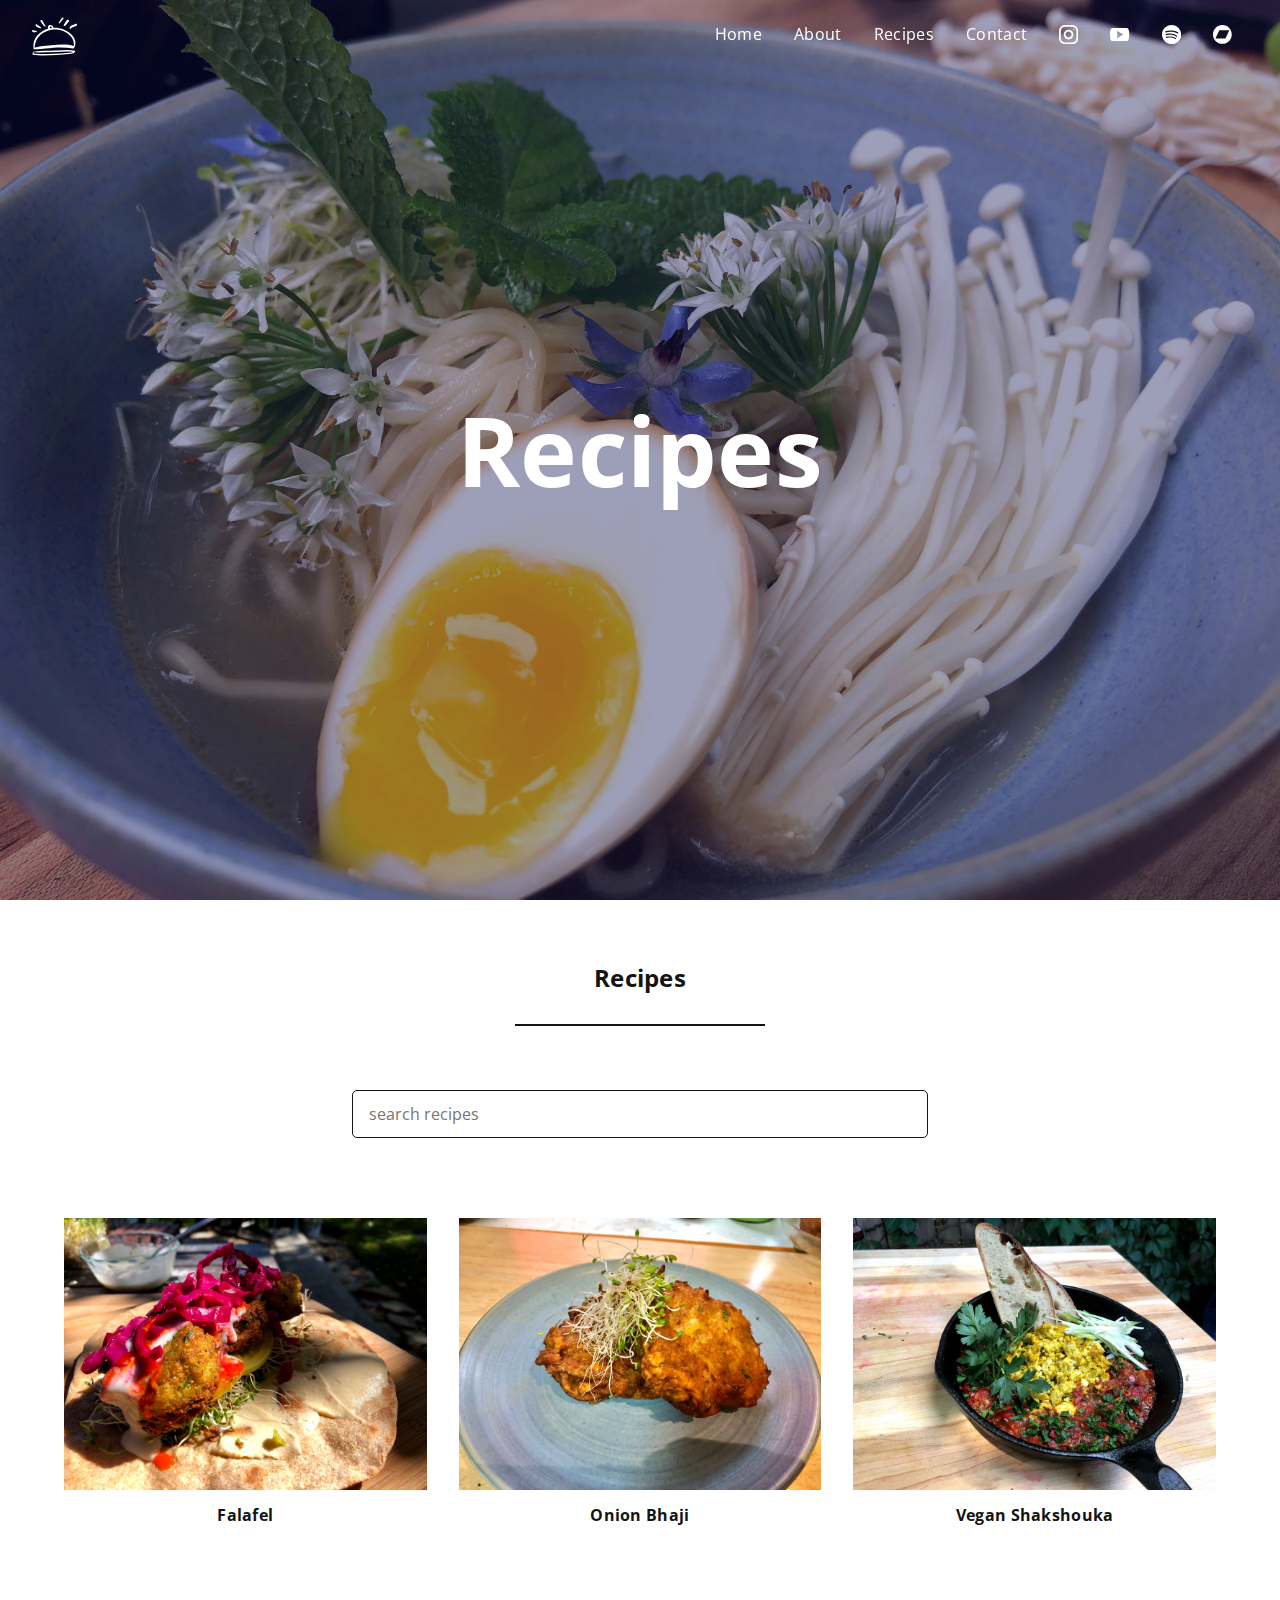
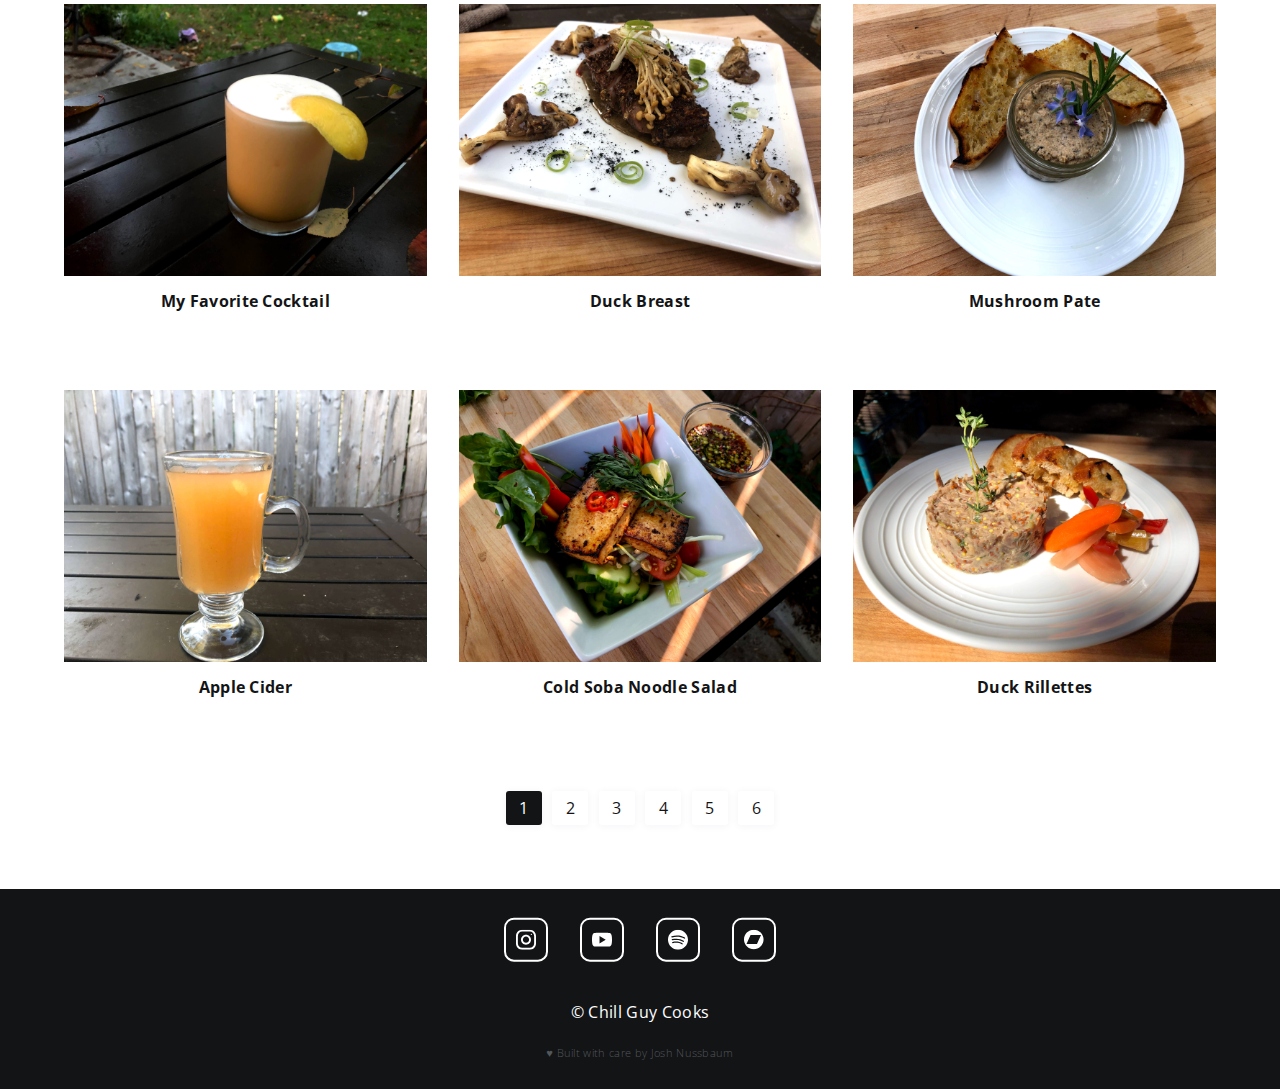
<file: recipes.html>
<!DOCTYPE html>
<html lang="en">
  <head>
    <meta charset="UTF-8" />
    <meta name="viewport" content="width=device-width, initial-scale=1.0" />
    <meta name="description" content="Chill guy's recipes are all listed here.  Search for any recipes at the top of the page and click on the video link to view the recipe video." />
    <meta property="og:title" content="Chill Guy Cooks | Recipes" />
    <meta property="og:url" content="https://www.chillguycooks.com/recipes.html" />
    <meta property="og:description" content="Chill guy's recipes are all listed here.  Search for any recipes at the top of the page and click on the video link to view the recipe video." />
    <meta property="og:type" content="website" />
    <meta property="og:image" content="https://www.chillguycooks.com/images/shakshouka.jpg" />
    <link rel="preconnect" href="https://fonts.gstatic.com" />
    <link href="https://fonts.googleapis.com/css2?family=Open+Sans:ital,wght@0,300;0,400;0,600;0,700;0,800;1,300;1,400;1,600;1,700;1,800&display=swap" rel="stylesheet" />
    <link rel="stylesheet" href="/css/style.css" />
    <link rel="icon" href="/icons/site-logo.svg" type="image/svg+xml">
    <title>Chill Guy Cooks | Recipes</title>
  </head>
  <body id="main">
    <!-- Hero section -->
    <header id="hero" class="hero">
      <div class="hero-overlay">
        <h1>Recipes</h1>
        <nav class="nav">
          <a href="/">
            <img alt="site logo" class="nav-logo" src="/icons/site-logo.svg" />
          </a>
          <svg class="nav-menu" fill="white" viewBox="0 -53 384 384" xmlns="http://www.w3.org/2000/svg">
            <path d="M368 154.668H16c-8.832 0-16-7.168-16-16s7.168-16 16-16h352c8.832 0 16 7.168 16 16s-7.168 16-16 16zm0 0M368 32H16C7.168 32 0 24.832 0 16S7.168 0 16 0h352c8.832 0 16 7.168 16 16s-7.168 16-16 16zm0 0M368 277.332H16c-8.832 0-16-7.168-16-16s7.168-16 16-16h352c8.832 0 16 7.168 16 16s-7.168 16-16 16zm0 0" />
          </svg>
          <!-- Mobile navigation -->
          <ul id="mySidenav" class="sidenav">
            <li><a href="javascript:void(0)" class="closebtn">&times;</a></li>
            <li><a href="/">Home</a></li>
            <li><a href="about.html">About</a></li>
            <li><a href="recipes.html">Recipes</a></li>
            <li><a href="contact.html">Contact</a></li>
            <li>
              <a href="https://instagram.com/chillguycooks?igshid=1sl07c2fi19vb" target="_blank" rel="noopener">
                <svg class="sidenav-icon" xmlns="http://www.w3.org/2000/svg" viewBox="0 0 512 512">
                  <path d="M352 0H160C71.648 0 0 71.648 0 160v192c0 88.352 71.648 160 160 160h192c88.352 0 160-71.648 160-160V160C512 71.648 440.352 0 352 0zm112 352c0 61.76-50.24 112-112 112H160c-61.76 0-112-50.24-112-112V160C48 98.24 98.24 48 160 48h192c61.76 0 112 50.24 112 112v192z" />
                  <path d="M256 128c-70.688 0-128 57.312-128 128s57.312 128 128 128 128-57.312 128-128-57.312-128-128-128zm0 208c-44.096 0-80-35.904-80-80 0-44.128 35.904-80 80-80s80 35.872 80 80c0 44.096-35.904 80-80 80z" />
                  <circle cx="393.6" cy="118.4" r="17.056" />
                </svg>
              </a>
              <a href="https://www.youtube.com/channel/UCW_sLVhRJ17a6sroIFwISDw" target="_blank" rel="noopener">
                <svg class="sidenav-icon" xmlns="http://www.w3.org/2000/svg" viewBox="0 0 512 512">
                  <path d="M490.24 113.92c-13.888-24.704-28.96-29.248-59.648-30.976C399.936 80.864 322.848 80 256.064 80c-66.912 0-144.032.864-174.656 2.912-30.624 1.76-45.728 6.272-59.744 31.008C7.36 138.592 0 181.088 0 255.904v.256c0 74.496 7.36 117.312 21.664 141.728 14.016 24.704 29.088 29.184 59.712 31.264C112.032 430.944 189.152 432 256.064 432c66.784 0 143.872-1.056 174.56-2.816 30.688-2.08 45.76-6.56 59.648-31.264C504.704 373.504 512 330.688 512 256.192v-.16-.096c0-74.848-7.296-117.344-21.76-142.016zM192 352V160l160 96-160 96z" />
                </svg>
              </a>
              <a href="https://open.spotify.com/artist/4qmvVKDbouFWWmOJ4NqvQA?si=TyR3o_YMQfa4VbGGc058vQ" target="_blank" rel="noopener">
                <svg class="sidenav-icon" xmlns="http://www.w3.org/2000/svg" viewBox="0 0 512 512">
                  <path d="M256 0C114.848 0 0 114.848 0 256s114.848 256 256 256 256-114.848 256-256S397.152 0 256 0zm117.44 369.536c-3.136 4.448-8.064 6.816-13.088 6.816-3.2 0-6.4-.928-9.184-2.912-60-42.176-159.808-44.512-227.2-28.8-8.544 2.016-17.216-3.36-19.2-11.968-1.984-8.608 3.328-17.216 11.968-19.232 74.08-17.152 184.8-14.016 252.8 33.824 7.232 5.088 8.96 15.04 3.904 22.272zm31.232-62.432a15.975 15.975 0 01-12.992 6.656 15.85 15.85 0 01-9.344-3.008c-69.6-49.952-155.104-62.368-269.216-39.072-8.608 1.696-17.12-3.808-18.88-12.48-1.792-8.64 3.808-17.12 12.448-18.88 123.424-25.184 216.928-11.104 294.304 44.416 7.168 5.184 8.832 15.168 3.68 22.368zm31.552-83.84c-3.104 4.576-8.16 7.008-13.248 7.008-3.104 0-6.24-.896-8.992-2.752-88.224-59.872-222.336-60.16-309.152-29.44-8.32 2.88-17.472-1.44-20.416-9.792-2.944-8.32 1.408-17.472 9.76-20.416C188.608 134.496 334.944 135.2 432 201.024c7.296 4.96 9.152 14.912 4.224 22.24z"/>
                </svg>
              </a>
              <a href="https://kevinripley.bandcamp.com/" target="_blank" rel="noopener">
                <svg class="sidenav-icon" xmlns="http://www.w3.org/2000/svg" viewBox="0 0 100 100">
                  <path d="M48.875 0C21.882 0 0 21.882 0 48.875S21.882 97.75 48.875 97.75 97.75 75.868 97.75 48.875 75.868 0 48.875 0zm15.96 70.857H12.593l20.32-43.965h52.244L64.835 70.857z"/>
                </svg>
              </a>
            </li>
          </ul>
          <!-- Desktop navigation -->
          <ul id="desktopnav" class="desktopnav">
            <li><a href="/">Home</a></li>
            <li><a href="about.html">About</a></li>
            <li><a href="recipes.html">Recipes</a></li>
            <li><a href="contact.html">Contact</a></li>
            <li>
              <a href="https://instagram.com/chillguycooks?igshid=1sl07c2fi19vb" target="_blank" rel="noopener">
                <svg class="nav-icon" xmlns="http://www.w3.org/2000/svg" viewBox="0 0 512 512">
                  <path d="M352 0H160C71.648 0 0 71.648 0 160v192c0 88.352 71.648 160 160 160h192c88.352 0 160-71.648 160-160V160C512 71.648 440.352 0 352 0zm112 352c0 61.76-50.24 112-112 112H160c-61.76 0-112-50.24-112-112V160C48 98.24 98.24 48 160 48h192c61.76 0 112 50.24 112 112v192z" />
                  <path d="M256 128c-70.688 0-128 57.312-128 128s57.312 128 128 128 128-57.312 128-128-57.312-128-128-128zm0 208c-44.096 0-80-35.904-80-80 0-44.128 35.904-80 80-80s80 35.872 80 80c0 44.096-35.904 80-80 80z" />
                  <circle cx="393.6" cy="118.4" r="17.056" />
                </svg>
              </a>
            </li>
            <li>
              <a href="https://www.youtube.com/channel/UCW_sLVhRJ17a6sroIFwISDw" target="_blank" rel="noopener">
                <svg class="nav-icon" xmlns="http://www.w3.org/2000/svg" viewBox="0 0 512 512">
                  <path d="M490.24 113.92c-13.888-24.704-28.96-29.248-59.648-30.976C399.936 80.864 322.848 80 256.064 80c-66.912 0-144.032.864-174.656 2.912-30.624 1.76-45.728 6.272-59.744 31.008C7.36 138.592 0 181.088 0 255.904v.256c0 74.496 7.36 117.312 21.664 141.728 14.016 24.704 29.088 29.184 59.712 31.264C112.032 430.944 189.152 432 256.064 432c66.784 0 143.872-1.056 174.56-2.816 30.688-2.08 45.76-6.56 59.648-31.264C504.704 373.504 512 330.688 512 256.192v-.16-.096c0-74.848-7.296-117.344-21.76-142.016zM192 352V160l160 96-160 96z"/>
                </svg>
              </a>
            </li>
            <li>
              <a href="https://open.spotify.com/artist/4qmvVKDbouFWWmOJ4NqvQA?si=TyR3o_YMQfa4VbGGc058vQ" target="_blank" rel="noopener">
                <svg class="nav-icon" xmlns="http://www.w3.org/2000/svg" viewBox="0 0 512 512">
                  <path d="M256 0C114.848 0 0 114.848 0 256s114.848 256 256 256 256-114.848 256-256S397.152 0 256 0zm117.44 369.536c-3.136 4.448-8.064 6.816-13.088 6.816-3.2 0-6.4-.928-9.184-2.912-60-42.176-159.808-44.512-227.2-28.8-8.544 2.016-17.216-3.36-19.2-11.968-1.984-8.608 3.328-17.216 11.968-19.232 74.08-17.152 184.8-14.016 252.8 33.824 7.232 5.088 8.96 15.04 3.904 22.272zm31.232-62.432a15.975 15.975 0 01-12.992 6.656 15.85 15.85 0 01-9.344-3.008c-69.6-49.952-155.104-62.368-269.216-39.072-8.608 1.696-17.12-3.808-18.88-12.48-1.792-8.64 3.808-17.12 12.448-18.88 123.424-25.184 216.928-11.104 294.304 44.416 7.168 5.184 8.832 15.168 3.68 22.368zm31.552-83.84c-3.104 4.576-8.16 7.008-13.248 7.008-3.104 0-6.24-.896-8.992-2.752-88.224-59.872-222.336-60.16-309.152-29.44-8.32 2.88-17.472-1.44-20.416-9.792-2.944-8.32 1.408-17.472 9.76-20.416C188.608 134.496 334.944 135.2 432 201.024c7.296 4.96 9.152 14.912 4.224 22.24z" />
                </svg>
              </a>
            </li>
            <li>
              <a href="https://kevinripley.bandcamp.com/" target="_blank" rel="noopener">
                <svg class="nav-icon" xmlns="http://www.w3.org/2000/svg" viewBox="0 0 100 100">
                  <path d="M48.875 0C21.882 0 0 21.882 0 48.875S21.882 97.75 48.875 97.75 97.75 75.868 97.75 48.875 75.868 0 48.875 0zm15.96 70.857H12.593l20.32-43.965h52.244L64.835 70.857z" />
                </svg>
              </a>
            </li>
          </ul>
        </nav>
      </div>
    </header>

    <!-- Recipes sections -->
    <section class="recipes">
      <h2 class="featured-title">Recipes</h2>
      <input class="recipes-search" type="search" placeholder="search recipes" />
      <!-- populated via JS: displayRecipe -->
      <div class="recipes-img"></div>

      <!-- Pagination buttons -->
      <div class="pagination">
        <!-- populated via JS: addPagination -->
        <ul class="link-list"></ul>
      </div>
    </section>

    <!-- Footer -->
    <footer id="footer" class="footer">
      <div class="footer-info">
        <!-- social icons -->
        <div class="icons">
          <a href="https://instagram.com/chillguycooks?igshid=1sl07c2fi19vb" target="_blank" rel="noopener">
            <svg class="icons-svg" xmlns="http://www.w3.org/2000/svg" viewBox="0 0 512 512">
              <path d="M352 0H160C71.648 0 0 71.648 0 160v192c0 88.352 71.648 160 160 160h192c88.352 0 160-71.648 160-160V160C512 71.648 440.352 0 352 0zm112 352c0 61.76-50.24 112-112 112H160c-61.76 0-112-50.24-112-112V160C48 98.24 98.24 48 160 48h192c61.76 0 112 50.24 112 112v192z" />
              <path d="M256 128c-70.688 0-128 57.312-128 128s57.312 128 128 128 128-57.312 128-128-57.312-128-128-128zm0 208c-44.096 0-80-35.904-80-80 0-44.128 35.904-80 80-80s80 35.872 80 80c0 44.096-35.904 80-80 80z" />
              <circle cx="393.6" cy="118.4" r="17.056" />
            </svg>
          </a>
          <a href="https://www.youtube.com/channel/UCW_sLVhRJ17a6sroIFwISDw" target="_blank" rel="noopener">
            <svg class="icons-svg" xmlns="http://www.w3.org/2000/svg" viewBox="0 0 512 512">
              <path d="M490.24 113.92c-13.888-24.704-28.96-29.248-59.648-30.976C399.936 80.864 322.848 80 256.064 80c-66.912 0-144.032.864-174.656 2.912-30.624 1.76-45.728 6.272-59.744 31.008C7.36 138.592 0 181.088 0 255.904v.256c0 74.496 7.36 117.312 21.664 141.728 14.016 24.704 29.088 29.184 59.712 31.264C112.032 430.944 189.152 432 256.064 432c66.784 0 143.872-1.056 174.56-2.816 30.688-2.08 45.76-6.56 59.648-31.264C504.704 373.504 512 330.688 512 256.192v-.16-.096c0-74.848-7.296-117.344-21.76-142.016zM192 352V160l160 96-160 96z" />
            </svg>
          </a>
          <a href="https://open.spotify.com/artist/4qmvVKDbouFWWmOJ4NqvQA?si=TyR3o_YMQfa4VbGGc058vQ" target="_blank" rel="noopener">
            <svg class="icons-svg" xmlns="http://www.w3.org/2000/svg" viewBox="0 0 512 512">
              <path d="M256 0C114.848 0 0 114.848 0 256s114.848 256 256 256 256-114.848 256-256S397.152 0 256 0zm117.44 369.536c-3.136 4.448-8.064 6.816-13.088 6.816-3.2 0-6.4-.928-9.184-2.912-60-42.176-159.808-44.512-227.2-28.8-8.544 2.016-17.216-3.36-19.2-11.968-1.984-8.608 3.328-17.216 11.968-19.232 74.08-17.152 184.8-14.016 252.8 33.824 7.232 5.088 8.96 15.04 3.904 22.272zm31.232-62.432a15.975 15.975 0 01-12.992 6.656 15.85 15.85 0 01-9.344-3.008c-69.6-49.952-155.104-62.368-269.216-39.072-8.608 1.696-17.12-3.808-18.88-12.48-1.792-8.64 3.808-17.12 12.448-18.88 123.424-25.184 216.928-11.104 294.304 44.416 7.168 5.184 8.832 15.168 3.68 22.368zm31.552-83.84c-3.104 4.576-8.16 7.008-13.248 7.008-3.104 0-6.24-.896-8.992-2.752-88.224-59.872-222.336-60.16-309.152-29.44-8.32 2.88-17.472-1.44-20.416-9.792-2.944-8.32 1.408-17.472 9.76-20.416C188.608 134.496 334.944 135.2 432 201.024c7.296 4.96 9.152 14.912 4.224 22.24z" />
            </svg>
          </a>
          <a href="https://kevinripley.bandcamp.com/" target="_blank" rel="noopener">
            <svg class="icons-svg" xmlns="http://www.w3.org/2000/svg" viewBox="0 0 100 100">
              <path d="M48.875 0C21.882 0 0 21.882 0 48.875S21.882 97.75 48.875 97.75 97.75 75.868 97.75 48.875 75.868 0 48.875 0zm15.96 70.857H12.593l20.32-43.965h52.244L64.835 70.857z" />
            </svg>
          </a>
        </div>
        <p>&#169; Chill Guy Cooks</p>
        <span>&hearts; Built with care by <a href="https://joshnussbaum.io/" target="_blank" rel="noopener">Josh Nussbaum</a></span>
      </div>
    </footer>
    <script src="/js/main.js"></script>
  </body>
</html>
</file>
<file: css/style.css>
/*! normalize.css v8.0.1 | MIT License | github.com/necolas/normalize.css */html{line-height:1.15;-webkit-text-size-adjust:100%}body{margin:0}main{display:block}h1{font-size:2em;margin:.67em 0}hr{box-sizing:content-box;height:0;overflow:visible}pre{font-family:monospace,monospace;font-size:1em}a{background-color:rgba(0,0,0,0)}abbr[title]{border-bottom:none;text-decoration:underline;text-decoration:underline dotted}b,strong{font-weight:bolder}code,kbd,samp{font-family:monospace,monospace;font-size:1em}small{font-size:80%}sub,sup{font-size:75%;line-height:0;position:relative;vertical-align:baseline}sub{bottom:-0.25em}sup{top:-0.5em}img{border-style:none}button,input,optgroup,select,textarea{font-family:inherit;font-size:100%;line-height:1.15;margin:0}button,input{overflow:visible}button,select{text-transform:none}button,[type=button],[type=reset],[type=submit]{-webkit-appearance:button}button::-moz-focus-inner,[type=button]::-moz-focus-inner,[type=reset]::-moz-focus-inner,[type=submit]::-moz-focus-inner{border-style:none;padding:0}button:-moz-focusring,[type=button]:-moz-focusring,[type=reset]:-moz-focusring,[type=submit]:-moz-focusring{outline:1px dotted ButtonText}fieldset{padding:.35em .75em .625em}legend{box-sizing:border-box;color:inherit;display:table;max-width:100%;padding:0;white-space:normal}progress{vertical-align:baseline}textarea{overflow:auto}[type=checkbox],[type=radio]{box-sizing:border-box;padding:0}[type=number]::-webkit-inner-spin-button,[type=number]::-webkit-outer-spin-button{height:auto}[type=search]{-webkit-appearance:textfield;outline-offset:-2px}[type=search]::-webkit-search-decoration{-webkit-appearance:none}::-webkit-file-upload-button{-webkit-appearance:button;font:inherit}details{display:block}summary{display:list-item}template{display:none}[hidden]{display:none}*{font-family:"Open Sans",sans-serif}html{scroll-behavior:smooth;background-color:#131416}body{letter-spacing:.02rem;margin:0;padding:0;background-color:#fff;color:#131416}h1,h2,h3,h4,h5,h6{margin:0;padding:0}p{line-height:1.8rem}a{text-decoration:none;color:inherit;transition:.2s}a:hover{color:#758b72}.about{margin:2rem 2rem 4rem;min-height:580px;height:90%}.about-image{display:block;margin-left:auto;margin-right:auto;margin-bottom:4rem;width:100%;box-shadow:0 0 20px #131416;transition:.2s}.about-description{display:block;margin-left:auto;margin-right:auto;text-align:center;width:100%}.recipe-div-button,.youtube-button,.go-back{font-size:1rem;font-weight:200;text-transform:uppercase;padding:1.2rem;transition:.2s;border-radius:300px;cursor:pointer}.recipe-div{display:flex;justify-content:center;margin:1rem auto 3rem}.recipe-div-button{display:block;margin-left:auto;margin-right:auto;background-color:#fff;border:2px solid #131416}.recipe-div-button:hover{color:#fff;border:2px solid #fff;background-color:#131416}.youtube-button{margin:2rem .5rem .5rem;color:#fff;background-color:inherit;border:2px solid #fff;cursor:pointer}.youtube-button:hover{color:#131416;border:2px solid #fff;background-color:#fff}#contact{width:100%;text-align:center}.contact-form{width:90%;max-width:800px;margin:auto}.contact-form textarea{height:100px;padding:1rem}.contact-form button[type=submit]{background-color:#fff;border-radius:5px;border:1px solid #131416;margin:1rem auto 4rem;padding:1rem;width:40%;transition:.2s}.contact-form button[type=submit]:hover{border-radius:0px;box-shadow:5px 5px 0 #131416;cursor:pointer}.contact-form button[type=submit]:active{transform:translate(5px, 5px);box-shadow:none}input[type=text],input[type=email],textarea{color:#131416;border:1px solid #131416;outline:none;margin:1rem 0;height:3rem;padding:0 1rem;border-radius:5px;width:90%;transition:.2s}input[type=text]:focus,input[type=email]:focus,textarea:focus{border-radius:0px;box-shadow:5px 5px 0 #131416}.featured{margin:0 2rem}.featured-title{width:250px;padding-bottom:2rem;margin:4rem auto;text-align:center;border-bottom:2px solid #131416}.featured-description{font-size:1.3rem;padding:1rem 0;text-align:center}.footer{position:relative;min-height:200px;background-color:#131416}.footer-info{position:absolute;top:50%;left:50%;transform:translate(-50%, -50%);text-align:center;color:#fff}.footer-info p{padding-top:1rem}.footer-info span{color:#51575b;font-size:.7rem;font-weight:100}.icons{display:flex;justify-content:center;align-items:center}.icons-svg{padding:10px;margin:0 1rem;border:2px solid #fff;border-radius:10px;width:20px;transition:.2s;fill:#fff;cursor:pointer}.icons-svg:hover{border:2px solid #758b72;fill:#758b72}.hero{background-image:url("../images/ramen.jpg");background-position:center;background-repeat:no-repeat;background-size:cover;height:100vh}.hero-overlay{background-color:rgba(11,13,77,.4);height:100%}.hero h1{position:absolute;top:50%;left:50%;transform:translate(-50%, -50%);text-align:center;font-size:4em;color:#fff}.nav{display:flex;justify-content:space-between;align-items:center;position:fixed;z-index:1000;width:100%;top:0;height:.5rem;background-color:initial;padding:2rem;color:#fff;transition:.2s}.nav-logo{width:45px}.nav-menu{justify-self:center;margin-right:4rem;width:25px;transition:.2s;cursor:pointer}.nav-menu:hover{fill:#758b72}.nav-title{color:#fff}.nav-title:hover{color:#fff}.featured-img{display:grid;justify-items:center;grid-template-columns:1fr;grid-gap:2rem;padding:2rem 0}.featured-img-pic{display:flex;flex-direction:column;align-items:center;padding:1rem 0}.featured-img-pic a{display:flex;flex-direction:column;justify-content:center;align-items:center}.featured-img-pic .recipe{padding:1rem;text-align:center;font-weight:bold;width:100%;max-width:500px}.featured-img-pic img{width:100%;max-width:500px;height:100%;max-height:500px;transition:.2s}.youtube{position:relative;background-image:url("../images/tree.jpg");background-position:center;background-repeat:no-repeat;background-size:cover;z-index:500;filter:opacity(95%);height:333px}.youtube-overlay{background-color:rgba(11,13,77,.4);height:100%;width:100%}.youtube-text{position:absolute;top:50%;left:50%;transform:translate(-50%, -50%);text-align:center;color:#fff}.youtube-text h2{margin:auto;width:250px;padding-bottom:2rem;border-bottom:2px solid #fff}.youtube-text p{margin:2rem auto;font-size:1.2rem;font-weight:100}.desktopnav{display:none}.desktopnav a{transition:.2s}.desktopnav a .nav-icon{fill:#fff;width:1.2rem;transition:.2s}.desktopnav a .nav-icon:hover{fill:#758b72}.sidenav{display:flex;flex-direction:column;align-items:center;padding:0;height:100%;width:0;position:fixed;z-index:100;top:0;right:0;background-color:#131416;overflow-x:hidden;overflow-y:hidden;transition:.2s ease;padding-top:60px}.sidenav li:first-child{display:block;transition:.2s}.sidenav li:not(:first-child){width:80%;text-align:center;padding:2rem 0;border-bottom:1px solid #51575b;text-decoration:none;font-size:1.4rem;display:block;transition:.2s}.sidenav a:hover{color:#758b72}.sidenav-icon{padding:0 1rem;fill:#fff;width:1.2rem;transition:.2s}.sidenav-icon:hover{fill:#758b72}.sidenav .closebtn{position:absolute;top:0;right:25px;font-size:36px;margin-left:50px}#main{transition:.2s ease}.pagination{margin:30px 0 60px;text-align:center}.pagination .link-list{padding:0}.pagination li{display:inline;padding:0 3px}.pagination li button{font-size:1em;outline:none;padding:.5em .85em;background:#fff;border:none;border-radius:3px;text-decoration:none;color:#131416;box-shadow:0 1px 8px 0 rgba(22,42,90,.05);transition:.2s;cursor:pointer}.pagination li button.active,.pagination li button:hover{background-color:#131416;color:#fff}.featured-recipe-title{width:250px;padding-bottom:2rem;border-bottom:2px solid #131416;margin:4rem auto 0rem;text-align:center}.featured-recipe-ingredients{padding:1rem;list-style-type:disc;color:#51575b}.featured-recipe-description{font-size:1.2rem;padding:1rem 0}.go-back{margin-top:3rem;background-color:#fff;border:2px solid #131416}.go-back:hover{color:#fff;border:2px solid #fff;background-color:#131416}.recipes{margin:0 2rem 4rem}.recipes-search{display:block;margin:2rem auto;color:#131416;border:1px solid #131416;outline:none;height:3rem;padding:0 1rem;border-radius:5px;width:50%;transition:.2s}.recipes-search:focus{border-radius:0px;box-shadow:5px 5px 0 #131416}.recipes-img{display:grid;justify-items:center;grid-template-columns:1fr;grid-gap:2rem;padding:2rem 0}.recipe-container{position:relative}.recipe-overlay{position:absolute;top:0;bottom:0;left:0;right:0;opacity:1;transition:.2s ease;background-color:rgba(11,13,77,.4)}.recipe-overlay-text{position:absolute;top:50%;left:50%;transform:translate(-50%, -50%);text-align:center;color:#fff;font-size:1.6rem}.recipe-buttons{display:flex;justify-content:center}.recipe-button{font-size:1rem;background-color:#fff;border:1px solid #131416;border-radius:5px;margin:0 .5rem;padding:.5rem 1rem;transition:.2s;cursor:pointer}.recipe-button:hover{color:#fff;background-color:#131416}@media(min-width: 768px){.featured,.recipes{padding:0 1rem}.featured-img,.recipes-img{grid-template-columns:repeat(2, 1fr)}.featured-recipe-ingredients{float:left;width:25%;margin-right:3rem}.desktopnav{display:flex;margin-right:4rem}.desktopnav li{padding:0 1rem;list-style:none}.go-back{display:block;margin-left:auto}.nav-menu{display:none}.about{margin:2rem 5rem 4rem}.about-image{width:90%}.about-description{width:90%;font-size:1.1rem}}@media(min-width: 992px){.hero h1{font-size:6em}.featured,.recipes{padding:0 2rem}.featured-img,.recipes-img{grid-template-columns:repeat(3, 1fr)}.about{margin:2rem 8rem 4rem}.about-image{width:80%}.about-description{width:80%;font-size:1.2rem}.recipe-overlay{opacity:0}.recipe-container:hover .recipe-overlay{opacity:1;box-shadow:0 0 10px #131416}}/*# sourceMappingURL=style.css.map */
</file>
